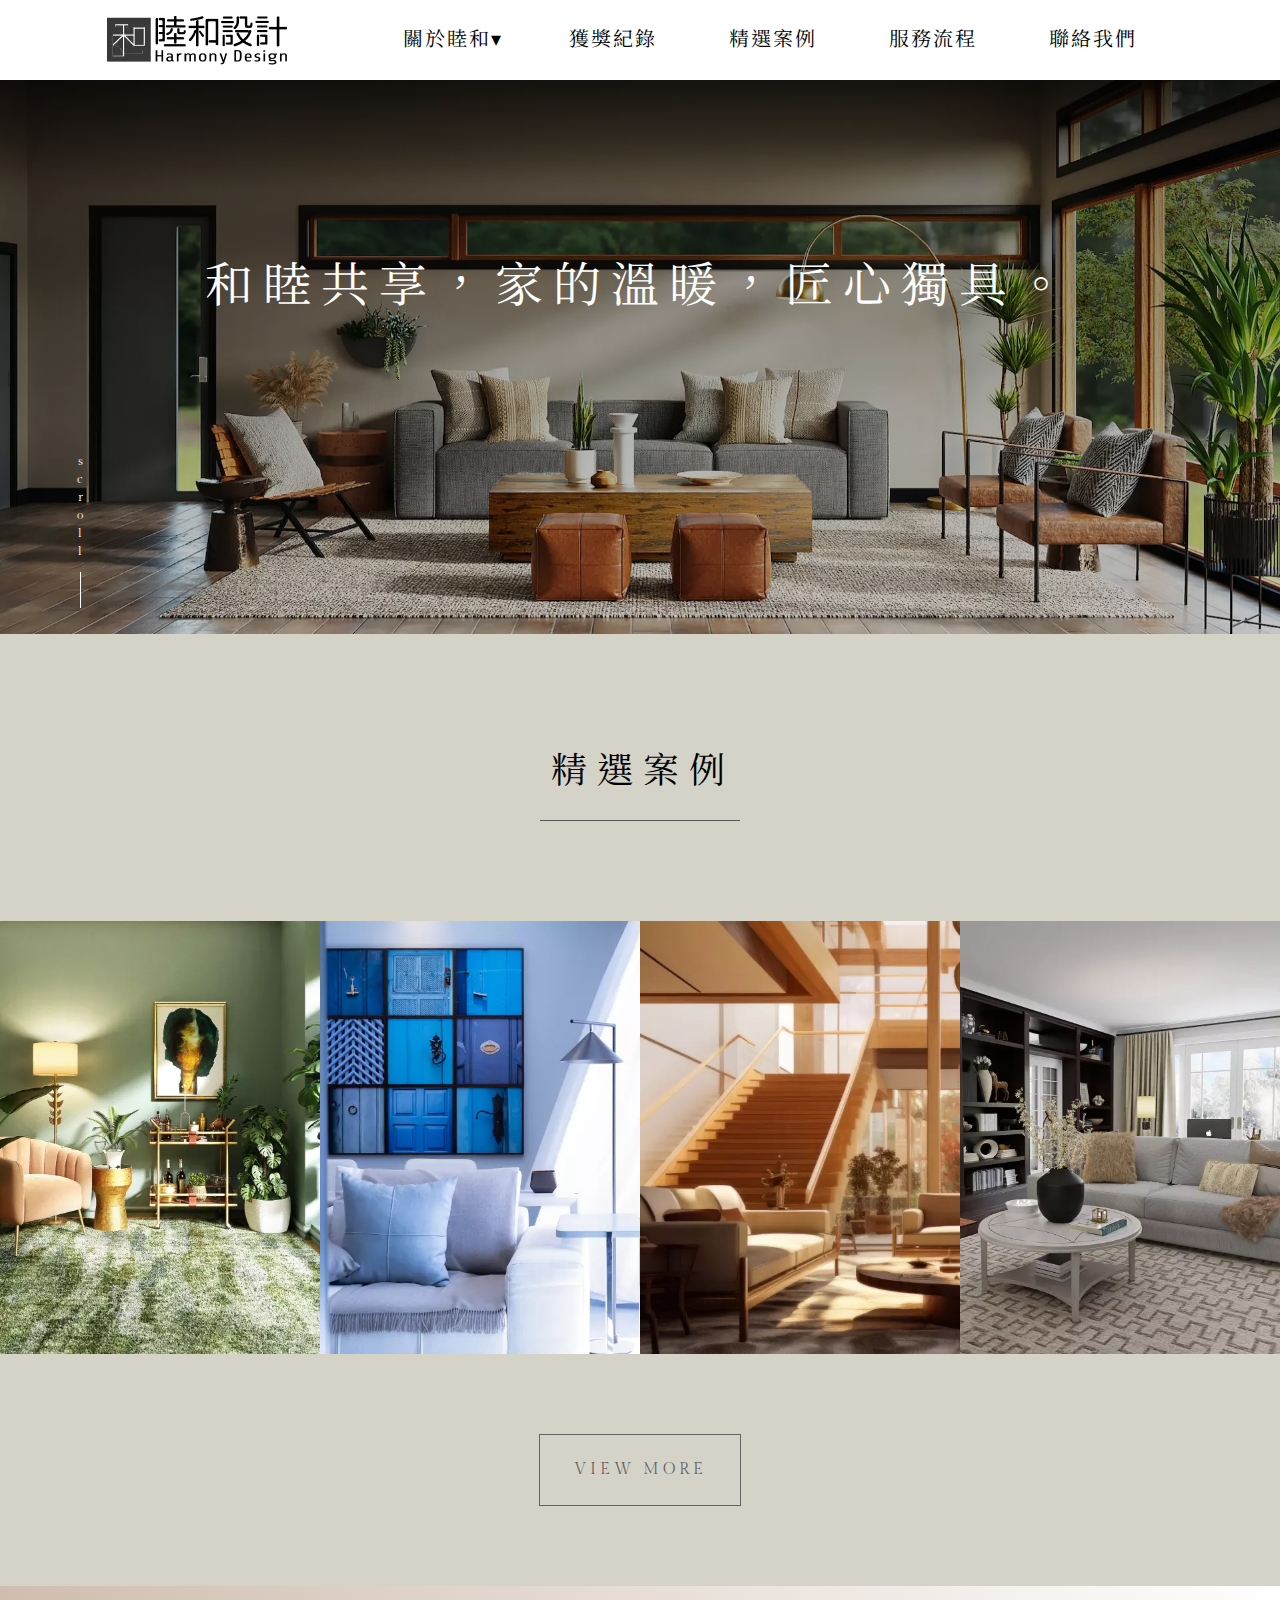
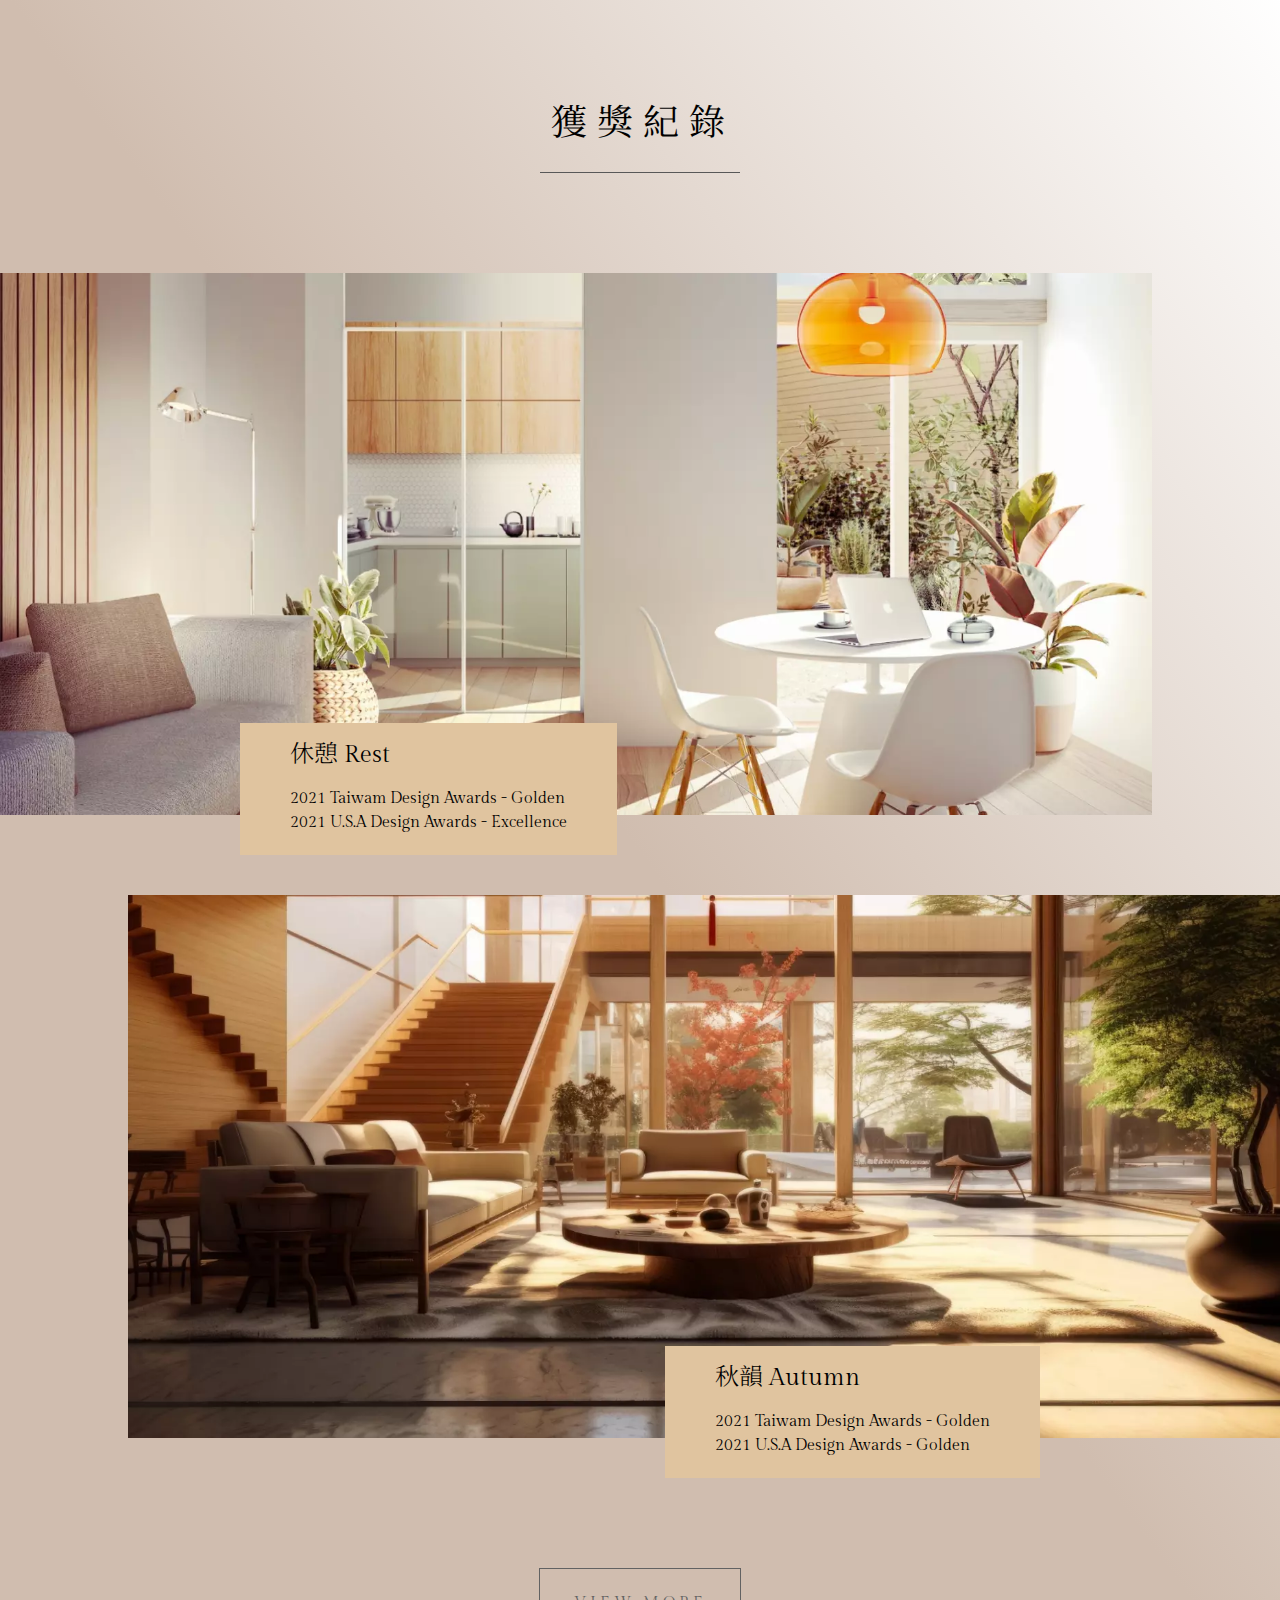
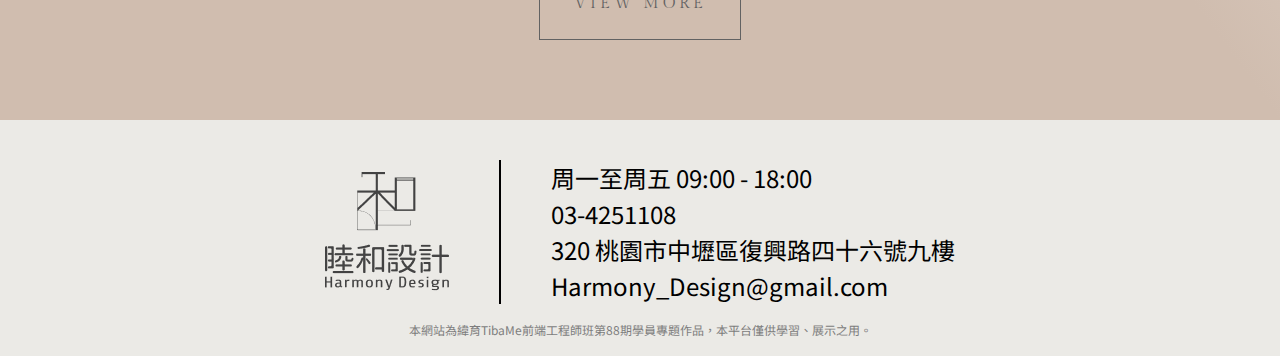
<file: index.html>
<!DOCTYPE html>
<html lang="en">
<head>
    <meta charset="UTF-8">
    <meta name="viewport" content="width=device-width, initial-scale=1.0">
    <title>睦和設計｜首頁｜室內裝修｜軟裝設計</title>
    <link rel="icon" href="img/logo_icon.ico" type="image/x-icon" />
    <link rel="stylesheet" href="CSS/reset.css">
    <link rel="stylesheet" href="CSS/grid.css">
    <link rel="stylesheet" href="CSS/index-style.css">
    <link rel="preconnect" href="https://fonts.googleapis.com">
    <link rel="preconnect" href="https://fonts.gstatic.com" crossorigin>
    <link href="https://fonts.googleapis.com/css2?family=Abhaya+Libre:wght@800&family=Gilda+Display&family=Noto+Sans+TC:wght@100;200;300;400;500;600;700&family=Noto+Serif+TC:wght@200;300;400;500;600;700;900&display=swap" rel="stylesheet">
</head>
<body>
    <header>
        <nav>
            <div class="navbar_transparent">
                <div class="navbar-logo">
                    <a href="index.html">
                        <img class="navbar-logo-white" src="img/nav_Logo_white.webp" alt="">
                        <img class="navbar-logo-black" src="img/nav_Logo_black.webp" alt="">
                    </a>
                </div> 
                <div class="nav_hamburger" id="nav_hamburger">
                    <span></span>
                    <span></span>
                    <span></span>
                </div>
                <ul class="navbar-menu">
                    <li id="navbar-toggler"><a href="javascript:void(0);" id="listAbout">關於睦和</a>
                        <ul id="navbar-submenu">
                            <li><a href="about_Harmony.html">睦和源起</a></li>
                            <li><a href="about_TheTeam.html">設計團隊</a></li>
                        </ul>
                    </li>
                    <li><a href="awards.html" id="listAwards">獲獎紀錄</a></li>
                    <li><a href="portfolio.html" id="listProtfolio">精選案例</a></li>
                    <li><a href="workflow.html" id="listWorkflow">服務流程</a></li>
                    <li><a href="contact.html" id="listContact">聯絡我們</a></li>
                </ul>
            </div>
            <!--漢堡肉-->
            <div class="h-background" id="h-background">
                <ul class="h-navbar-menu" id="h-navbar-menu">
                    <li id="h-navbar-toggler"><a href="javascript:void(0);" id="listAbout">關於睦和</a>
                        <ul id="h-navbar-submenu">
                            <li><a href="about_Harmony.html">睦和源起</a></li>
                            <li><a href="about_TheTeam.html">設計團隊</a></li>
                        </ul>
                    </li>
                    <li><a href="awards.html" id="listAwards">獲獎紀錄</a></li>
                    <li><a href="portfolio.html" id="listProtfolio">精選案例</a></li>
                    <li><a href="workflow.html" id="listWorkflow">服務流程</a></li>
                    <li><a href="contact.html" id="listContact">聯絡我們</a></li>
                </ul>
            </div>
            <!--漢堡肉-->
        </nav>
        <div class="banner">
            <h1 class="slogan ">和睦共享，家的溫暖，匠心獨具。</h1>
            <img src="img/index_banner.webp" alt="" class="banner_img_big">
            <img src="img/index_banner_small.webp" alt="" class="banner_img_small">
    </header>
    <content>
        <section class="content-protfolio">
            <h2>精選案例</h2>
            <div class="divider"></div>
            <div class="content-protfolio-cardList">
                <div class="card">
                    <img src="img/index_prot_Spring.webp">
                    <div class="img-cover">
                        <h3 class="card_title" id="spring">沐春 Spring</h3>
                        <p>融合了沐浴與春天的元素，營造出一個清新、舒適的空間</p>
                    </div>                    
                </div>
                <div class="card">
                    <img src="img/index_prot_Summer.webp">
                    <div class="img-cover">
                        <h3 class="card_title">涼夏 Summer</h3>
                        <p>融合清新色調和並引入自然陽光，打造一個宜人的居住環境</p>
                    </div>
                </div>
                <div class="card">
                    <img src="img/index_prot_Autumn.webp">
                    <div class="img-cover">
                        <h3 class="card_title">秋韻 Autumn</h3>
                        <p>以不同層次的棕色調為主，營造出濃厚的秋天氛圍</p>
                    </div>
                </div>
                <div class="card">
                    <img src="img/index_prot_Winter.webp">
                    <div class="img-cover">
                        <h3 class="card_title">暖冬 Winter</h3>
                        <p>以柔和的色調和溫暖的照明打造一個溫馨的居住空間</p>
                    </div>
                </div>
            </div>
            <div class="view-more">
                <a href="portfolio.html" class="view-more-btn hover-slide-right">
                        <span>View More</span>
                </a>
            </div>
        </section>
        <section class="content-awards">
            <h2>獲獎紀錄</h2>
            <div class="divider"></div>
            <div class="content-awards-firstSec">
                <img src="img/index_awards_Rest.webp">
                <div class="awards-card awards-card-first">
                    <div class="img-cut">
                        <h3 class="awards-title awards-title-first">休憩 Rest</h3>
                    </div>                    
                    <ul class="awards-list awards-list-first">
                        <li class="awards-name">2021 Taiwam Design Awards - Golden</li>
                        <li class="awards-name">2021 U.S.A Design Awards - Excellence</li>
                    </ul>
                </div>
            </div>
            <div class="content-awards-lastSec">
                <img src="img/index_awards_Autumn.webp">
                <div class="awards-card awards-card-sec">
                    <div class="img-cut">
                        <h3 class="awards-title">秋韻 Autumn</h3>
                    </div>
                    <ul class="awards-list">
                        <li class="awards-name">2021 Taiwam Design Awards - Golden</li>
                        <li class="awards-name">2021 U.S.A Design Awards - Golden</li>
                    </ul>
                </div>
            </div>
            <div class="view-more">
                <a href="awards.html" class="view-more-btn hover-slide-right"><span>View More</span>
                </a>
            </div>
        </section>
    </content>

    <footer>
        <div class="footer-content">
            <div class="footer_logo"><img src="img/footer_logo.webp" alt=""></div>
            <div class="footer_seperate_left"></div>
            <div class="footer_seperate_right"></div>
            <div class="footer_contact">
                <p>周一至周五 09:00 - 18:00</p>
                <p>03-4251108</p>
                <p>320 桃園市中壢區復興路四十六號九樓</p>
                <p>Harmony_Design@gmail.com</p>
            </div>
        </div>
        <p class="footer_copyright">本網站為緯育TibaMe前端工程師班第88期學員專題作品，本平台僅供學習、展示之用。</p>
    </footer>
    <script>
        // show / hide 漢堡選單
        let hBG = document.getElementById("nav_hamburger");
        let hBackground = document.getElementById("h-background");
        let hNavbarMenu = document.getElementById("h-navbar-menu");
        let spans = hBG.getElementsByTagName("span")
        hBG.onclick = function(){
            if(hBackground.style.display === "none"){
                hBackground.style.display = "block";
                spans[0].style.display = "none"
                spans[2].style.display = "none"
            }else{
                hBackground.style.display = "none";
                spans[0].style.display = "block"
                spans[2].style.display = "block"
            }
        }
        // show / hide 漢堡子選單
        let hNavbarToggler = document.getElementById("h-navbar-toggler");
        hNavbarToggler.onclick = function(){
            let hNavbarSubmenu = document.getElementById("h-navbar-submenu");
            if(hNavbarSubmenu.style.display === "none"){
                hNavbarSubmenu.style.display = "block";
                hNavbarToggler.style.padding = "20px 0 0"
            }else{
                hNavbarSubmenu.style.display = "none";
                hNavbarToggler.style.padding = "20px 0"
            }
        }
        // 電腦版NAV
        let navbarToggler = document.getElementById("navbar-toggler");
        var listAbout = document.getElementById("listAbout");
        navbarToggler.addEventListener("mouseenter",function(){
            listAbout.innerText = "ABOUT";
            document.getElementById("navbar-submenu").style = "display: block"
        }, false)
        navbarToggler.addEventListener("mouseleave",function(){
            listAbout.innerText = "關於睦和";
            document.getElementById("navbar-submenu").style = "display: none"
        }, false)


        var awards = document.getElementById("listAwards");
        awards.addEventListener("mouseenter",function(){
            awards.innerText = "AWARDS"
        }, false)
        awards.addEventListener("mouseleave",function(){
            awards.innerText = "獲獎紀錄"
        }, false)        
        
        var protfolio = document.getElementById("listProtfolio");
        protfolio.addEventListener("mouseenter",function(){
            protfolio.innerText = "PROTFOLIO"
        }, false)
        protfolio.addEventListener("mouseleave",function(){
            protfolio.innerText = "精選案例"
        }, false)        
        
        var workflow = document.getElementById("listWorkflow");
        workflow.addEventListener("mouseenter",function(){
            workflow.innerText = "WORKFLOW"
        }, false)
        workflow.addEventListener("mouseleave",function(){
            workflow.innerText = "服務流程"
        }, false)

        var contact = document.getElementById("listContact");
        contact.addEventListener("mouseenter",function(){
            contact.innerText = "CONTACT"
        }, false)
        contact.addEventListener("mouseleave",function(){
            contact.innerText = "聯絡我們"
        }, false)
        // scroll
        window.addEventListener("scroll", function () {
            let nav = document.querySelector("nav");
            let windowPosition = window.scrollY > 200;
            nav.classList.toggle('scrolling-active', windowPosition);  
        })
        let slogan = document.querySelector(".slogan");
        window.addEventListener("scroll", function (){
            let slogan = document.querySelector(".slogan");
            let windowPosition = window.scrollY > 100;
            slogan.classList.toggle('fadein', windowPosition);
        })
    </script>
    
</body>
</html>
</file>
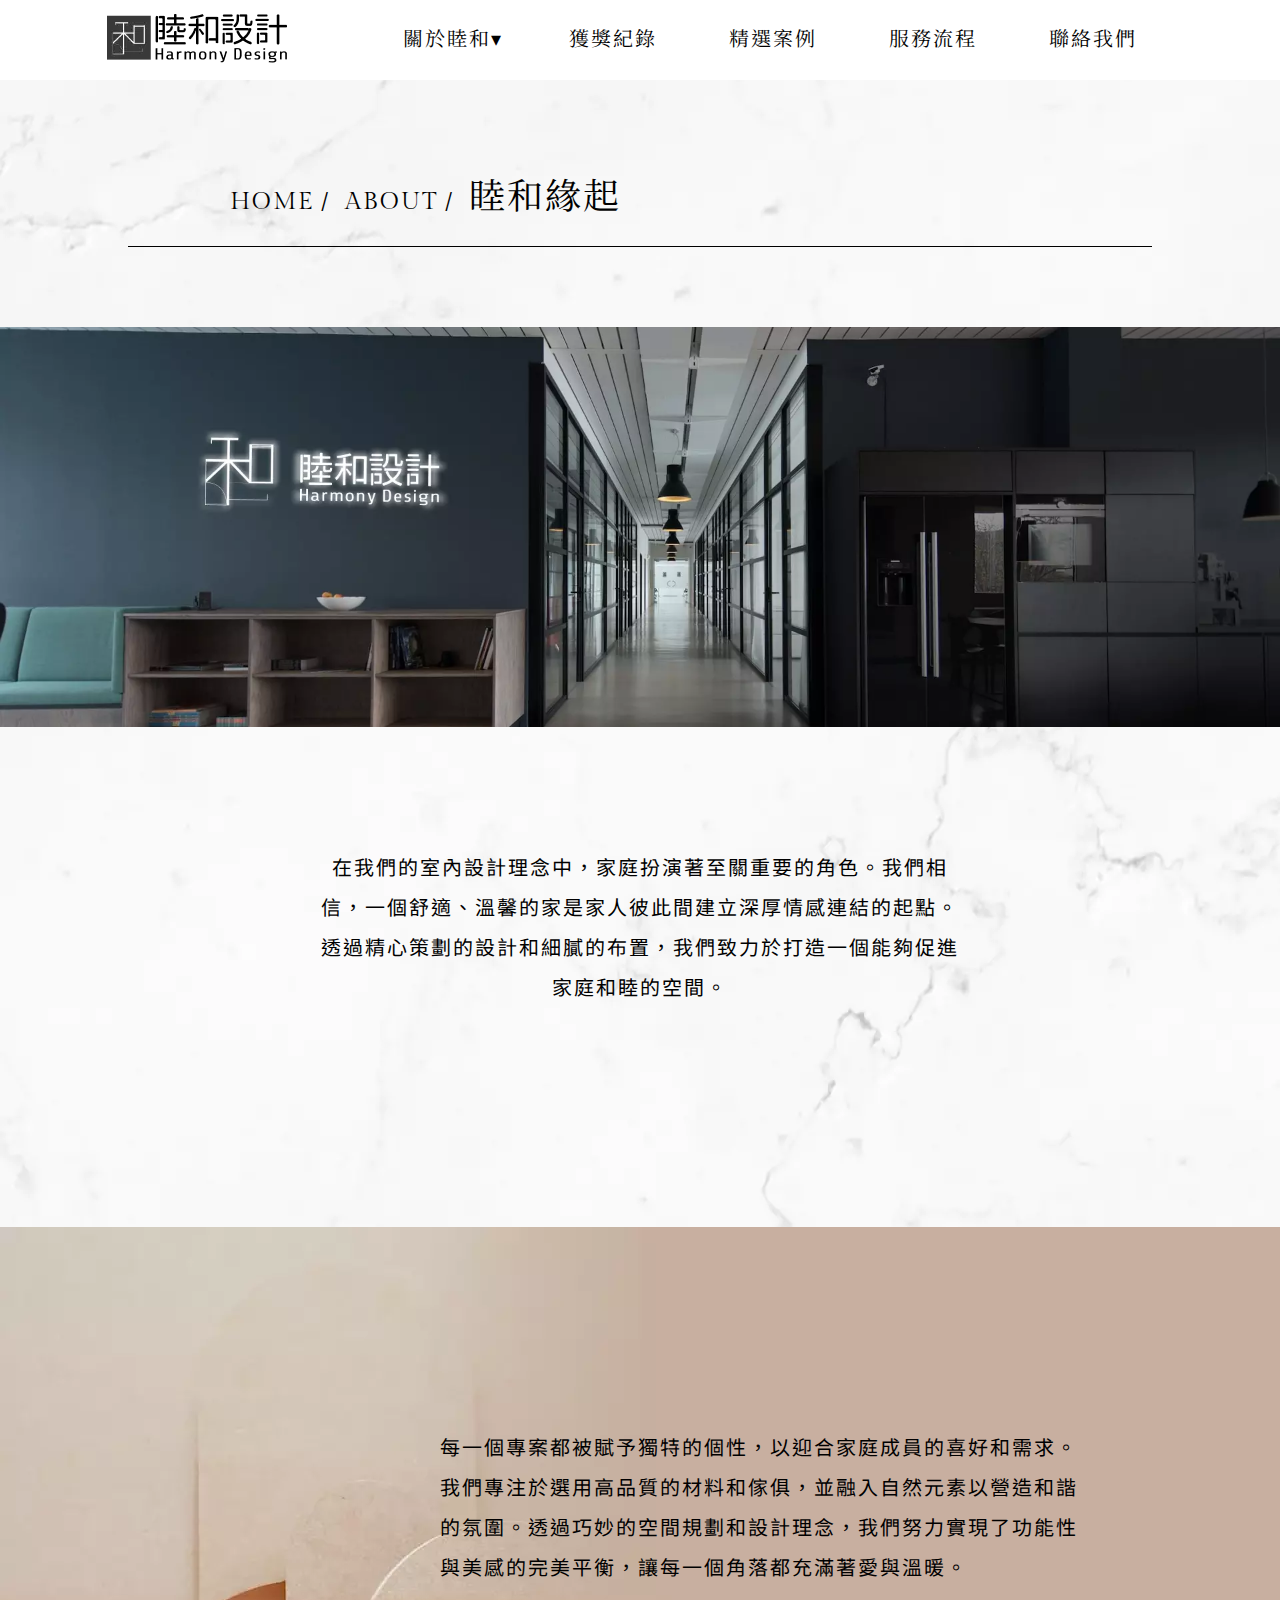
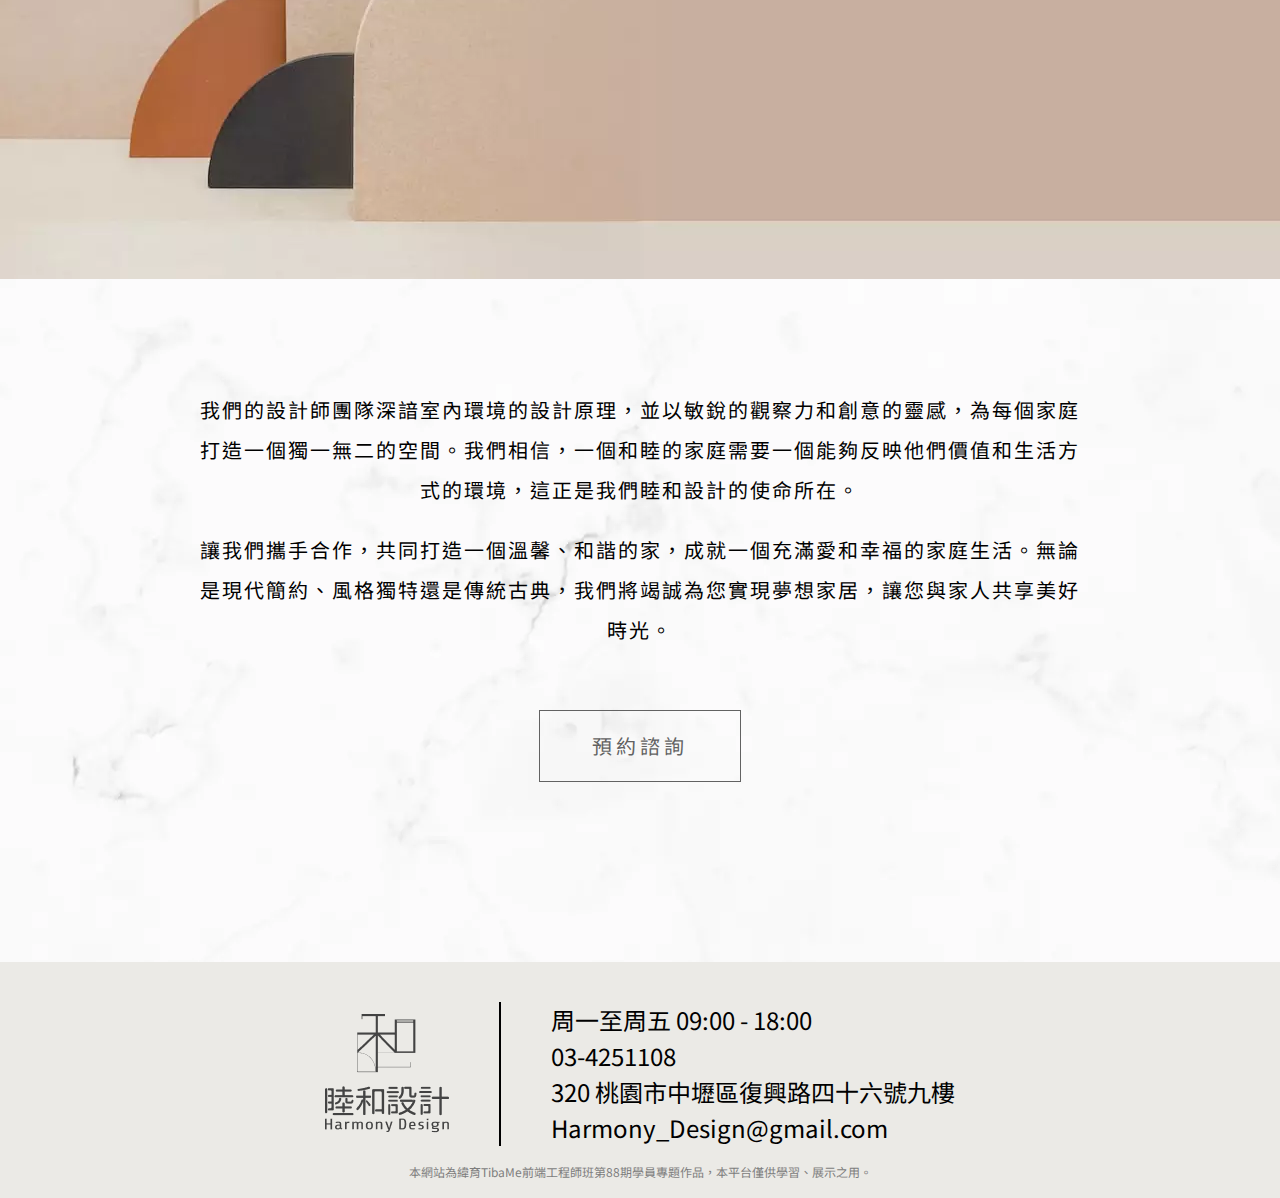
<file: about_Harmony.html>
<!DOCTYPE html>
<html lang="en">
<head>
    <meta charset="UTF-8">
    <meta name="viewport" content="width=device-width, initial-scale=1.0">
    <title>睦和設計｜睦和緣起｜室內裝修｜軟裝設計</title>
    <link rel="icon" href="img/logo_icon.ico" type="image/x-icon" />
    <link rel="stylesheet" href="CSS/reset.css">
    <link rel="stylesheet" href="CSS/grid.css">
    <link rel="stylesheet" href="CSS/element.css">
    <link rel="stylesheet" href="CSS/about_Harmony.css">
    <link rel="preconnect" href="https://fonts.googleapis.com">
    <link rel="preconnect" href="https://fonts.gstatic.com" crossorigin>
    <link href="https://fonts.googleapis.com/css2?family=Abhaya+Libre:wght@800&family=Gilda+Display&family=Noto+Sans+TC:wght@100;200;300;400;500;600;700&family=Noto+Serif+TC:wght@200;300;400;500;600;700;900&display=swap" rel="stylesheet">
    <script src="JS/shared.js"></script>
</head>
<body>
    <header>
        <nav>
            <div class="navbar_transparent">
                <div class="navbar-logo">
                    <a href="index.html">
                        <img class="navbar-logo-black" src="img/nav_Logo_black.webp" alt="">
                    </a>
                </div> 
                <div class="nav_hamburger" id="nav_hamburger">
                    <span></span>
                    <span></span>
                    <span></span>
                </div>
                <ul class="navbar-menu">
                    <li id="navbar-toggler"><a href="javascript:void(0);" id="listAbout">關於睦和</a>
                        <ul id="navbar-submenu">
                            <li><a href="about_Harmony.html">睦和源起</a></li>
                            <li><a href="about_TheTeam.html">設計團隊</a></li>
                        </ul>
                    </li>
                    <li><a href="awards.html" id="listAwards">獲獎紀錄</a></li>
                    <li><a href="portfolio.html" id="listProtfolio">精選案例</a></li>
                    <li><a href="workflow.html" id="listWorkflow">服務流程</a></li>
                    <li><a href="contact.html" id="listContact">聯絡我們</a></li>
                </ul>
            </div>
            <!--漢堡肉-->
            <div class="h-background" id="h-background">
                <ul class="h-navbar-menu" id="h-navbar-menu">
                    <li id="h-navbar-toggler"><a href="javascript:void(0);" id="listAbout">關於睦和</a>
                        <ul id="h-navbar-submenu">
                            <li><a href="about_Harmony.html">睦和源起</a></li>
                            <li><a href="about_TheTeam.html">設計團隊</a></li>
                        </ul>
                    </li>
                    <li><a href="awards.html" id="listAwards">獲獎紀錄</a></li>
                    <li><a href="portfolio.html" id="listProtfolio">精選案例</a></li>
                    <li><a href="workflow.html" id="listWorkflow">服務流程</a></li>
                    <li><a href="contact.html" id="listContact">聯絡我們</a></li>
                </ul>
            </div>
            <!--漢堡肉-->
        </nav>
    </header>
    <div class="breadcrumb">
        <ul class="breadcrumb-list">
            <li><a href="index.html">HOME</a></li>
            <li><a href="javascript:void();">ABOUT</a></li>
            <li><a href="javascript:void();">睦和緣起</a></li>
        </ul>
    </div>
    <div class="main">
        <div class="harmony-office">
            <img src="img/about_Harmony_office.webp" alt="睦和設計辦公室">
            <img src="img/about_Harmony_office_small.webp" alt="睦和設計辦公室">
            <p>在我們的室內設計理念中，家庭扮演著至關重要的角色。我們相信，一個舒適、溫馨的家是家人彼此間建立深厚情感連結的起點。透過精心策劃的設計和細膩的布置，我們致力於打造一個能夠促進家庭和睦的空間。
            </p>
        </div>
        <div class="harmony-element">
            <img src="img/about_Harmony_element.webp" alt="文字介紹背景圖">
            <p>每一個專案都被賦予獨特的個性，以迎合家庭成員的喜好和需求。我們專注於選用高品質的材料和傢俱，並融入自然元素以營造和諧的氛圍。透過巧妙的空間規劃和設計理念，我們努力實現了功能性與美感的完美平衡，讓每一個角落都充滿著愛與溫暖。</p>
        </div>
        <div class="harmony-conclusion">
            <p>我們的設計師團隊深諳室內環境的設計原理，並以敏銳的觀察力和創意的靈感，為每個家庭打造一個獨一無二的空間。我們相信，一個和睦的家庭需要一個能夠反映他們價值和生活方式的環境，這正是我們睦和設計的使命所在。</p>
            <p>讓我們攜手合作，共同打造一個溫馨、和諧的家，成就一個充滿愛和幸福的家庭生活。無論是現代簡約、風格獨特還是傳統古典，我們將竭誠為您實現夢想家居，讓您與家人共享美好時光。</p>
        </div>
        <div class="contact-us">
            <a href="contact.html" class="contact-us-btn hover-slide-right"><span>預約諮詢</span></a>
        </div>
    </div>
    <footer>
        <div class="footer-content">
            <div class="footer_logo"><img src="img/footer_logo.webp" alt=""></div>
            <div class="footer_seperate_left"></div>
            <div class="footer_seperate_right"></div>
            <div class="footer_contact">
                <p>周一至周五 09:00 - 18:00</p>
                <p>03-4251108</p>
                <p>320 桃園市中壢區復興路四十六號九樓</p>
                <p>Harmony_Design@gmail.com</p>
            </div>
        </div>
        <p class="footer_copyright">本網站為緯育TibaMe前端工程師班第88期學員專題作品，本平台僅供學習、展示之用。</p>
    </footer>
</body>
</html>
</file>
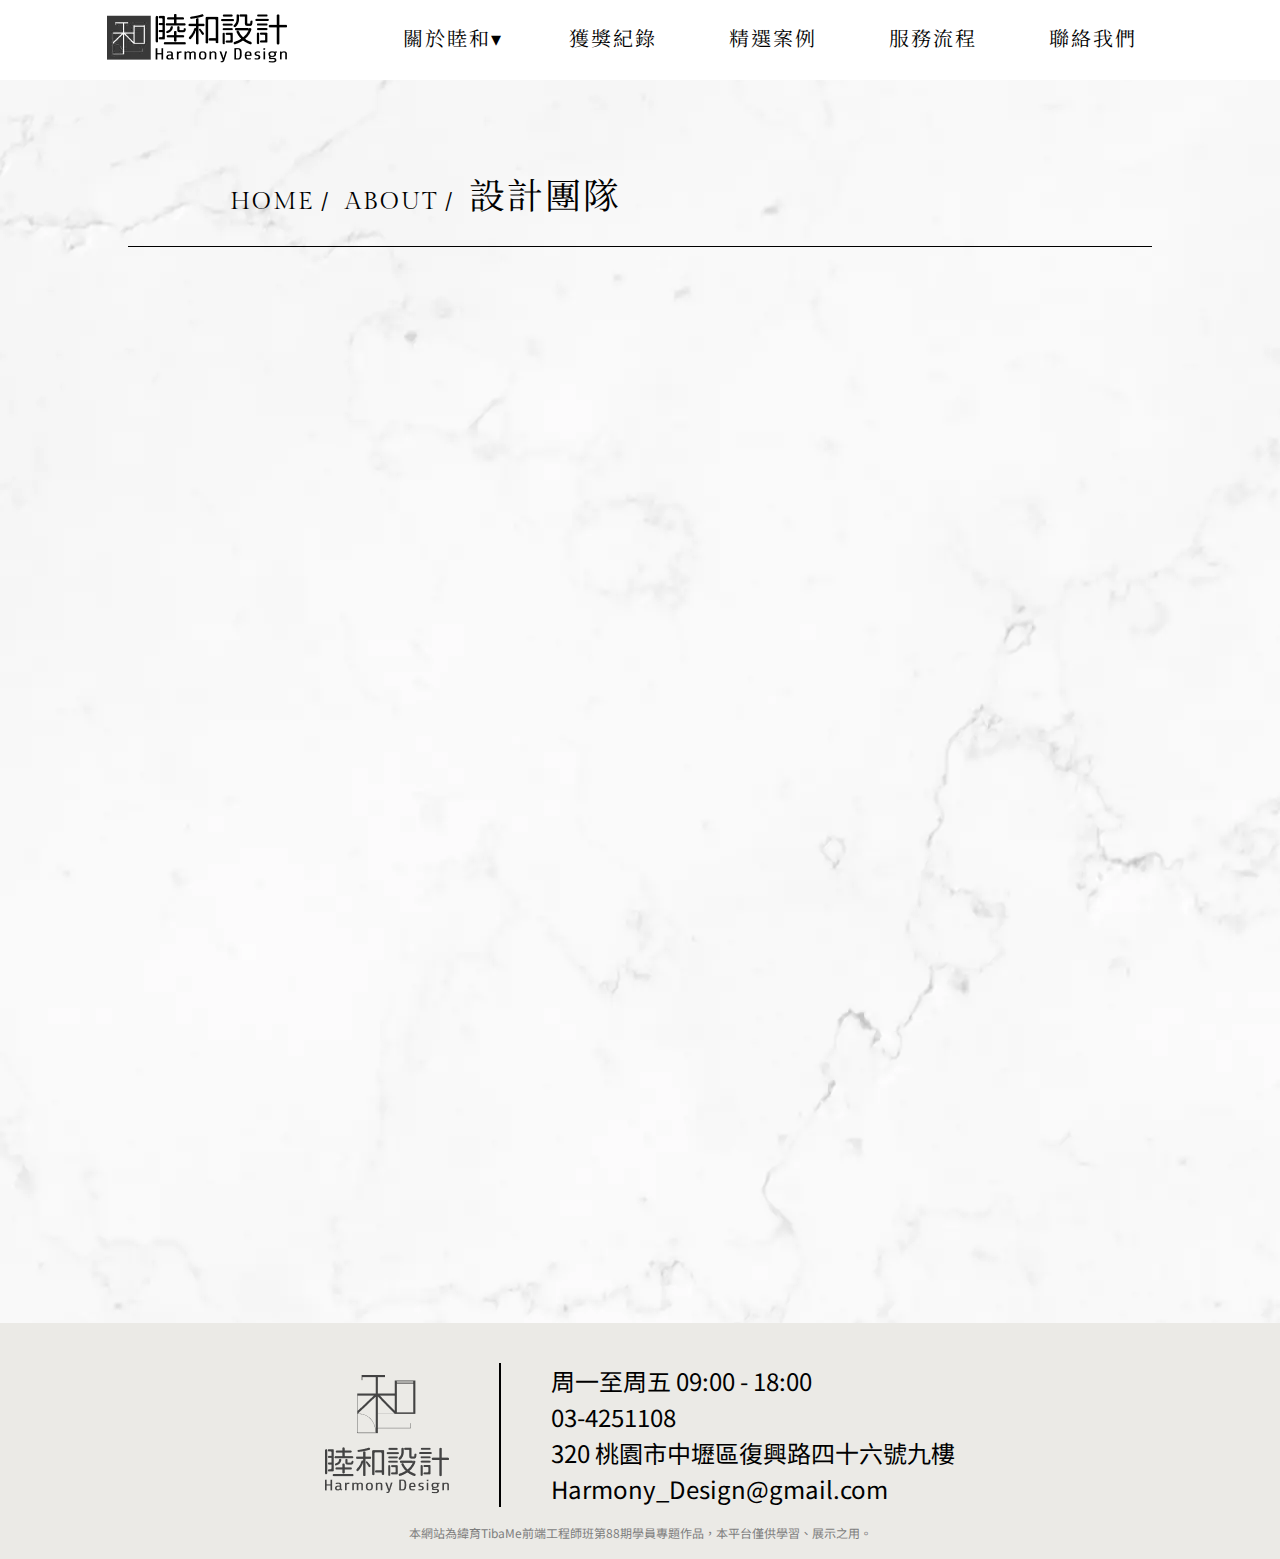
<file: about_TheTeam.html>
<!DOCTYPE html>
<html lang="en">
<head>
    <meta charset="UTF-8">
    <meta name="viewport" content="width=device-width, initial-scale=1.0">
    <title>睦和設計｜設計團隊｜室內裝修｜軟裝設計</title>
    <link rel="icon" href="img/logo_icon.ico" type="image/x-icon" />
    <link rel="stylesheet" href="CSS/reset.css">
    <link rel="stylesheet" href="CSS/grid.css">
    <link rel="stylesheet" href="CSS/element.css">
    <link rel="stylesheet" href="CSS/about_TheTeam.css">    
    <link rel="preconnect" href="https://fonts.googleapis.com">
    <link rel="preconnect" href="https://fonts.gstatic.com" crossorigin>
    <link href="https://fonts.googleapis.com/css2?family=Abhaya+Libre:wght@800&family=Gilda+Display&family=Noto+Sans+TC:wght@100;200;300;400;500;600;700&family=Noto+Serif+TC:wght@200;300;400;500;600;700;900&display=swap" rel="stylesheet">
    <script src="JS/shared.js"></script>
</head>
<body>
    <header>
        <nav>
            <div class="navbar_transparent">
                <div class="navbar-logo">
                    <a href="index.html">
                        <img class="navbar-logo-black" src="img/nav_Logo_black.webp" alt="">
                    </a>
                </div> 
                <div class="nav_hamburger" id="nav_hamburger">
                    <span></span>
                    <span></span>
                    <span></span>
                </div>
                <ul class="navbar-menu">
                    <li id="navbar-toggler"><a href="javascript:void(0);" id="listAbout">關於睦和</a>
                        <ul id="navbar-submenu">
                            <li><a href="about_Harmony.html">睦和源起</a></li>
                            <li><a href="about_TheTeam.html">設計團隊</a></li>
                        </ul>
                    </li>
                    <li><a href="awards.html" id="listAwards">獲獎紀錄</a></li>
                    <li><a href="portfolio.html" id="listProtfolio">精選案例</a></li>
                    <li><a href="workflow.html" id="listWorkflow">服務流程</a></li>
                    <li><a href="contact.html" id="listContact">聯絡我們</a></li>
                </ul>
            </div>
            <!--漢堡肉-->
            <div class="h-background" id="h-background">
                <ul class="h-navbar-menu" id="h-navbar-menu">
                    <li id="h-navbar-toggler"><a href="javascript:void(0);" id="listAbout">關於睦和</a>
                        <ul id="h-navbar-submenu">
                            <li><a href="about_Harmony.html">睦和源起</a></li>
                            <li><a href="about_TheTeam.html">設計團隊</a></li>
                        </ul>
                    </li>
                    <li><a href="awards.html" id="listAwards">獲獎紀錄</a></li>
                    <li><a href="portfolio.html" id="listProtfolio">精選案例</a></li>
                    <li><a href="workflow.html" id="listWorkflow">服務流程</a></li>
                    <li><a href="contact.html" id="listContact">聯絡我們</a></li>
                </ul>
            </div>
            <!--漢堡肉-->
        </nav>
    </header>
    <div class="breadcrumb">
        <ul class="breadcrumb-list">
            <li><a href="index.html">HOME</a></li>
            <li><a href="about_Harmony.html">ABOUT</a></li>
            <li><a href="javascript:void();">設計團隊</a></li>
        </ul>
    </div>
    <div class="container">
        <div class="row row-cols-1 row-cols-md-2">
            <div class="col">
                <div class="intro-card">
                    <div class="member-photo-container"><img src="img/member_YuLee.webp" alt="設計總監-李宇" class="member-photo"></div>
                    <div class="member-info">
                        <p class="member-name">李　宇</p>
                        <p class="member-position">設計總監</p>
                        <p class="member-education">紐約林森設計學院策略設計與管理碩士</p>
                    </div>
                </div>
            </div>            
            <div class="col">
                <div class="intro-card">                    
                    <div class="member-photo-container"><img src="img/member_LingChang.webp" alt="資深設計師-張玲齡" class="member-photo"></div>
                    <div class="member-info">
                        <p class="member-name">張玲齡</p>
                        <p class="member-position">資深設計師</p>
                        <p class="member-education">米蘭工業設計學院室內與生活設計碩士</p>
                    </div>
                </div>
            </div>            
            <div class="col">
                <div class="intro-card">                    
                    <div class="member-photo-container"><img src="img/member_WeiChen.webp" alt="設計師-陳俊偉" class="member-photo"></div>
                    <div class="member-info">
                        <p class="member-name">陳俊偉</p>
                        <p class="member-position">設計師</p>
                        <p class="member-education">中原大學室內設計研究所碩士</p>
                    </div>
                </div>
            </div>            
            <div class="col">
                <div class="intro-card">                    
                    <div class="member-photo-container"><img src="img/member_LuChang.webp" alt="專案設計師-張璐" class="member-photo"></div>
                    <div class="member-info">
                        <p class="member-name">張　璐</p>
                        <p class="member-position">專案設計師</p>
                        <p class="member-education">中原大學室內設計學士</p>
                    </div>
                </div>
            </div>            
            <div class="col">
                <div class="intro-card">                    
                    <div class="member-photo-container"><img src="img/member_JieWang.webp" alt="專案經理-王映潔" class="member-photo"></div>
                    <div class="member-info">
                        <p class="member-name">王映潔</p>
                        <p class="member-position">專案經理</p>
                        <p class="member-education">大同大學工業設計系學士</p>
                    </div>
                </div>
            </div>            
            <div class="col">
                <div class="intro-card">                    
                    <div class="member-photo-container"><img src="img/member_LiShu.webp" alt="專案經理-許雅莉" class="member-photo"></div>
                    <div class="member-info">
                        <p class="member-name">許雅莉</p>
                        <p class="member-position">專案經理</p>
                        <p class="member-education">逢甲大學室內與景觀設計學士</p>
                    </div>
                </div>
            </div>            
            <div class="col">
                <div class="intro-card">                    
                    <div class="member-photo-container"><img src="img/member_HongLin.webp" alt="工程主任-林俊宏" class="member-photo"></div>
                    <div class="member-info">
                        <p class="member-name">林俊宏</p>
                        <p class="member-position">工程主任</p>
                        <p class="member-education">雲林科技大學營建工程系學士</p>
                    </div>
                </div>
            </div>            
        </div>
    </div>
    <footer>
        <div class="footer-content">
            <div class="footer_logo"><img src="img/footer_logo.webp" alt=""></div>
            <div class="footer_seperate_left"></div>
            <div class="footer_seperate_right"></div>
            <div class="footer_contact">
                <p>周一至周五 09:00 - 18:00</p>
                <p>03-4251108</p>
                <p>320 桃園市中壢區復興路四十六號九樓</p>
                <p>Harmony_Design@gmail.com</p>
            </div>
        </div>
        <p class="footer_copyright">本網站為緯育TibaMe前端工程師班第88期學員專題作品，本平台僅供學習、展示之用。</p>
    </footer>
</body>
</html>
</file>
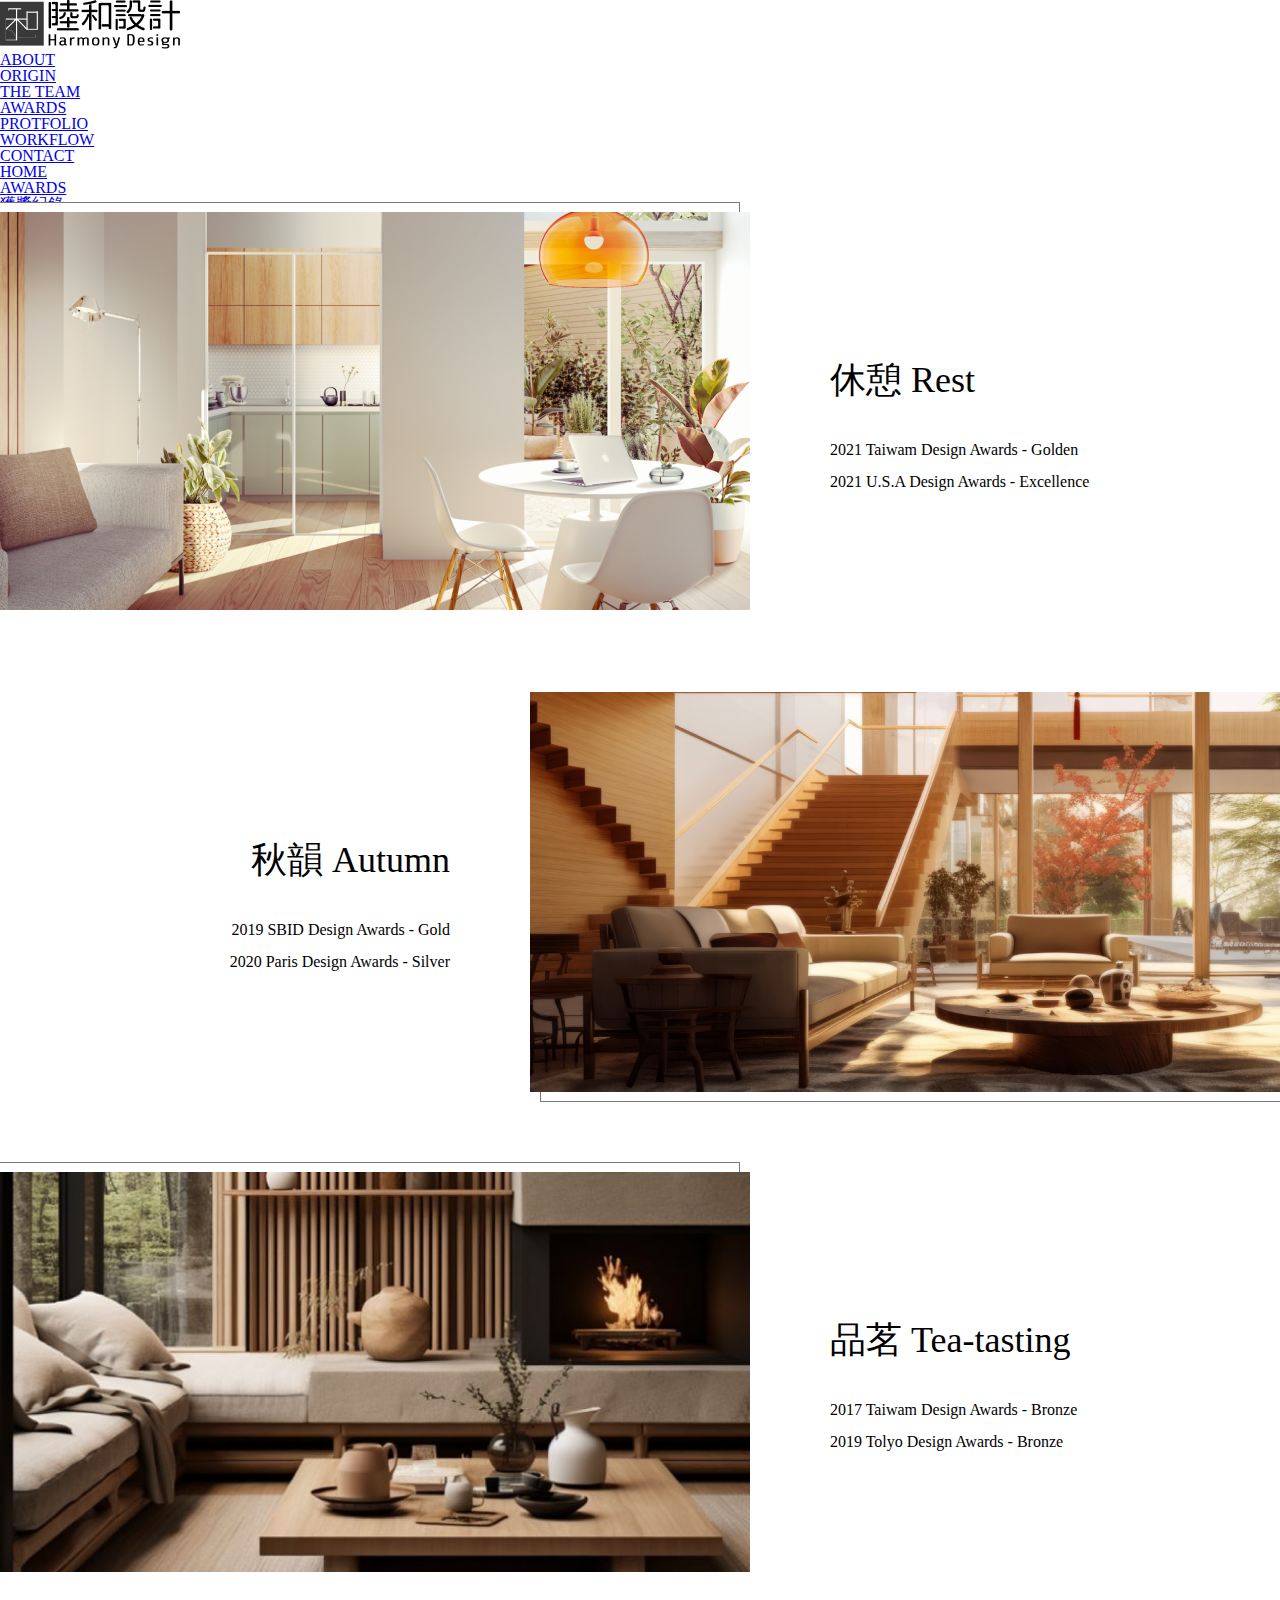
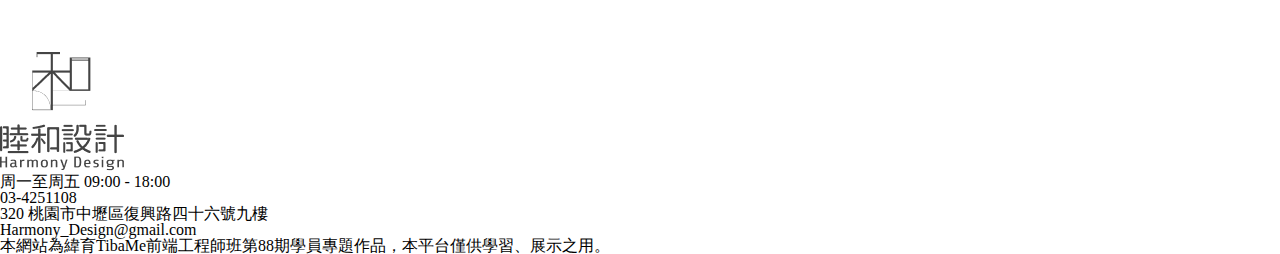
<file: awards.html>
<!DOCTYPE html>
<html lang="en">
<head>
    <meta charset="UTF-8">
    <meta name="viewport" content="width=device-width, initial-scale=1.0">
    <title>睦和設計｜獲獎紀錄｜室內裝修｜軟裝設計</title>
    <link rel="icon" href="img/logo_icon.ico" type="image/x-icon" / >
    <link rel="stylesheet" href="CSS/reset.css">
    <link rel="stylesheet" href="CSS/awards.css">    
    <link rel="preconnect" href="https://fonts.googleapis.com">
    <link rel="preconnect" href="https://fonts.gstatic.com" crossorigin>
    <link href="https://fonts.googleapis.com/css2?family=Abhaya+Libre:wght@800&family=Gilda+Display&family=Noto+Sans+TC:wght@100;200;300;400;500;600;700&family=Noto+Serif+TC:wght@200;300;400;500;600;700;900&display=swap" rel="stylesheet">
</head>
<body>
    <header>
        <nav>
            <div class="navbar_white">
                <div class="navbar-logo">
                    <a href="index.html"><img class="navbar-logo-black" src="img/nav_Logo_black.png" alt=""></a>
                </div>
                <ul class="navbar-menu">
                    <li class="navbar-toggler"><a href="#" id="listAbout">ABOUT</a>
                        <ul id="navbar-submenu">
                            <li><a href="about_Harmony.html">ORIGIN</a></li>
                            <li><a href="about_TheTeam.html">THE TEAM</a></li>
                        </ul>
                    </li>
                    <li><a href="awards.html" id="listAwards">AWARDS</a></li>
                    <li><a href="portfolio.html" id="listProtfolio">PROTFOLIO</a></li>
                    <li><a href="workflow.html" id="listWorkflow">WORKFLOW</a></li>
                    <li><a href="contact.html" id="listContact">CONTACT</a></li>
                </ul>
            </div>
        </nav>
    </header>
    <div class="breadcrumb">
        <ul class="breadcrumb-list">
            <li><a href="index.html">HOME</a></li>
            <li><a href="javascript:void();">AWARDS</a></li>
            <li><a href="javascript:void();">獲獎紀錄</a></li>
        </ul>
    </div>
    <div class="awardsList-colume">
        <div class="awards-section awards-Rest">            
            <img src="img/awards_rest.png" alt="">           
            <div class="awards-illustration">
                <h3 class="work-title">休憩 Rest</h3>
                <ul class="work-description">
                    <li>2021 Taiwam Design Awards - Golden</li>
                    <li>2021 U.S.A Design Awards - Excellence</li>
                </ul>
            </div>
        </div>
        <div class="awards-section awards-Autumn">            
            <img src="img/awards_autumn.png" alt="">             
            <div class="awards-illustration">
                <h3 class="work-title">秋韻 Autumn</h3>
                <ul class="work-description">
                    <li>2019 SBID Design Awards - Gold</li>
                    <li>2020 Paris Design Awards - Silver</li>
                </ul>
            </div>
        </div>
        <div class="awards-section awards-TeaTesting">            
            <img src="img/awards_teatesting.png" alt="">           
            <div class="awards-illustration">
                <h3 class="work-title">品茗 Tea-tasting</h3>
                <ul class="work-description">
                    <li>2017 Taiwam Design Awards - Bronze</li>
                    <li>2019 Tolyo Design Awards - Bronze</li>
                </ul>
            </div>
        </div>
    </div>
    <footer>
        <div class="footer-content">
            <div class="footer_logo"><img src="img/footer_logo.png" alt=""></div>
            <div class="footer_seperate_left"></div>
            <div class="footer_seperate_right"></div>
            <div class="footer_contact">
                <p>周一至周五 09:00 - 18:00</p>
                <p>03-4251108</p>
                <p>320 桃園市中壢區復興路四十六號九樓</p>
                <p>Harmony_Design@gmail.com</p>
            </div>
        </div>
        <p class="footer_copyright">本網站為緯育TibaMe前端工程師班第88期學員專題作品，本平台僅供學習、展示之用。</p>
    </footer>
</body>
</html>
</file>
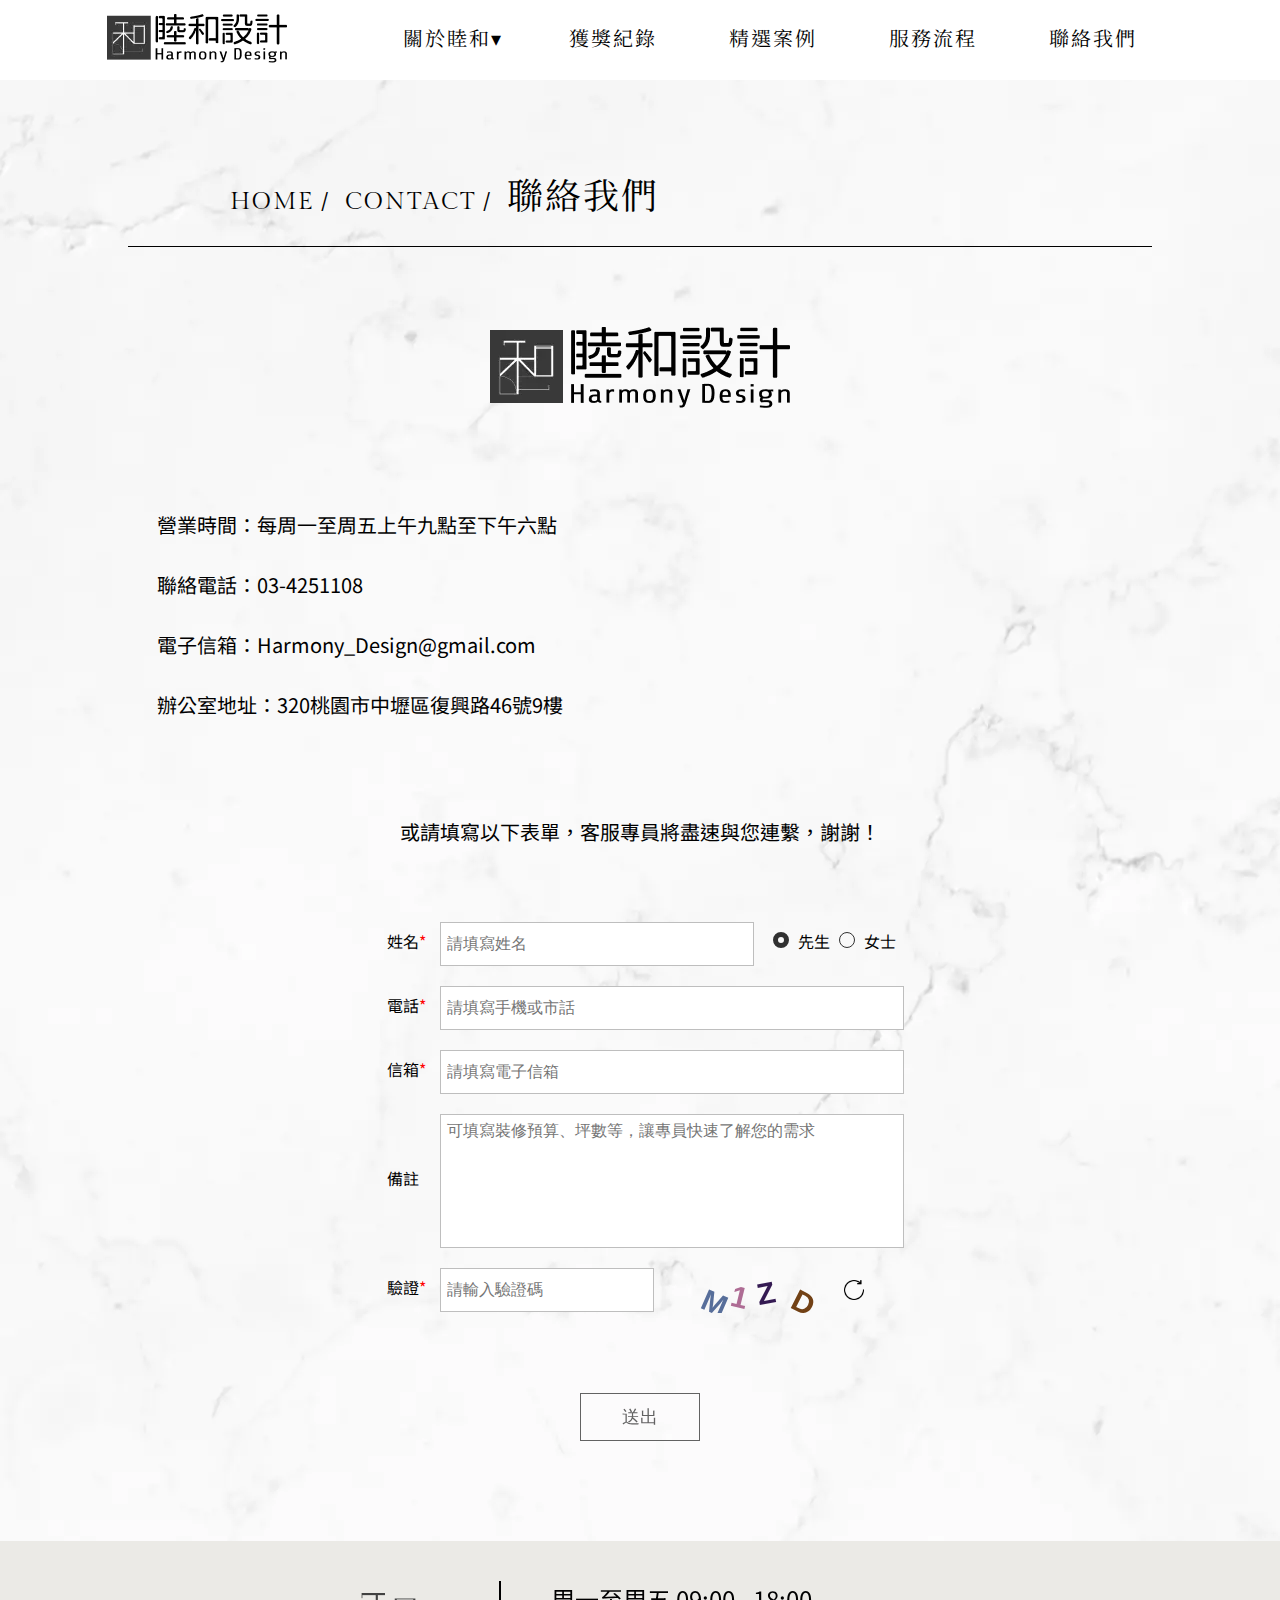
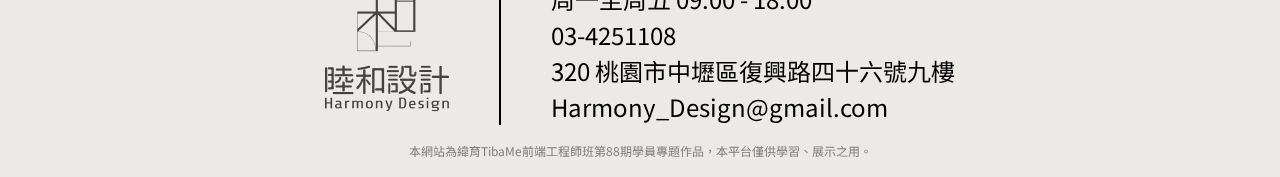
<file: contact.html>
<!DOCTYPE html>
<html lang="en">
<head>
    <meta charset="UTF-8">
    <meta name="viewport" content="width=device-width, initial-scale=1.0">
    <title>睦和設計｜聯絡我們</title>
    <link rel="icon" href="img/logo_icon.ico" type="image/x-icon" />
    <link rel="stylesheet" href="CSS/reset.css">
    <link rel="stylesheet" href="CSS/grid.css">
    <link rel="stylesheet" href="CSS/element.css">
    <link rel="stylesheet" href="CSS/contact.css">
    <link rel="preconnect" href="https://fonts.googleapis.com">
    <link rel="preconnect" href="https://fonts.gstatic.com" crossorigin>
    <link href="https://fonts.googleapis.com/css2?family=Abhaya+Libre:wght@800&family=Gilda+Display&family=Noto+Sans+TC:wght@100;200;300;400;500;600;700&family=Noto+Serif+TC:wght@200;300;400;500;600;700;900&display=swap" rel="stylesheet">
    <script src="JS/contact.js"></script>
</head>
</head>
<body>
    <header>
        <nav>
            <div class="navbar_transparent">
                <div class="navbar-logo">
                    <a href="index.html">
                        <img class="navbar-logo-black" src="img/nav_Logo_black.webp" alt="">
                    </a>
                </div> 
                <div class="nav_hamburger" id="nav_hamburger">
                    <span></span>
                    <span></span>
                    <span></span>
                </div>
                <ul class="navbar-menu">
                    <li id="navbar-toggler"><a href="javascript:void(0);" id="listAbout">關於睦和</a>
                        <ul id="navbar-submenu">
                            <li><a href="about_Harmony.html">睦和源起</a></li>
                            <li><a href="about_TheTeam.html">設計團隊</a></li>
                        </ul>
                    </li>
                    <li><a href="awards.html" id="listAwards">獲獎紀錄</a></li>
                    <li><a href="portfolio.html" id="listProtfolio">精選案例</a></li>
                    <li><a href="workflow.html" id="listWorkflow">服務流程</a></li>
                    <li><a href="contact.html" id="listContact">聯絡我們</a></li>
                </ul>
            </div>
            <!--漢堡肉-->
            <div class="h-background" id="h-background">
                <ul class="h-navbar-menu" id="h-navbar-menu">
                    <li id="h-navbar-toggler"><a href="javascript:void(0);" id="listAbout">關於睦和</a>
                        <ul id="h-navbar-submenu">
                            <li><a href="about_Harmony.html">睦和源起</a></li>
                            <li><a href="about_TheTeam.html">設計團隊</a></li>
                        </ul>
                    </li>
                    <li><a href="awards.html" id="listAwards">獲獎紀錄</a></li>
                    <li><a href="portfolio.html" id="listProtfolio">精選案例</a></li>
                    <li><a href="workflow.html" id="listWorkflow">服務流程</a></li>
                    <li><a href="contact.html" id="listContact">聯絡我們</a></li>
                </ul>
            </div>
            <!--漢堡肉-->
        </nav>
    </header>
    <div class="breadcrumb">
        <ul class="breadcrumb-list">
            <li><a href="index.html">HOME</a></li>
            <li><a href="javascript:void();">CONTACT</a></li>
            <li><a href="javascript:void();">聯絡我們</a></li>
        </ul>
    </div>

    <div class="contact-logo-area">
        <img src="img/contact_logo.webp" alt="logo">
    </div>

    <div class="contact-info">
        <div class="contact-info-text">
                <p>營業時間：每周一至周五上午九點至下午六點</p>
                <p>聯絡電話：03-4251108</p>
                <p>電子信箱：Harmony_Design@gmail.com</p>
                <p>辦公室地址：320桃園市中壢區復興路46號9樓</p>
        </div>
        <div class="office-map">
            <iframe src="https://www.google.com/maps/embed?pb=!1m18!1m12!1m3!1d904.3123129934767!2d121.22480541172155!3d24.957632989057394!2m3!1f0!2f0!3f0!3m2!1i1024!2i768!4f13.1!3m3!1m2!1s0x346823ea50c732a5%3A0x1b5e6ee66e9fec49!2z57ev6IKyVGliYU1l6ZmE6Kit5Lit5aOi6IG36KiT5Lit5b-D!5e0!3m2!1szh-TW!2stw!4v1701158570004!5m2!1szh-TW!2stw" allowfullscreen="" loading="lazy" referrerpolicy="no-referrer-when-downgrade"></iframe>
        </div>
    </div>


    <div class="contact-form">
        <p>或請填寫以下表單，客服專員將盡速與您連繫，謝謝！</p>
        <form action="https://mia-peng.github.io/Harmony_Design/" id="myform">
            <div class="form-content">
                <label for="customer-name">姓名</label>
                <input type="text" id="customer-name" class="form-input-style form-customer-name-style" placeholder="請填寫姓名">

                
                <input type="radio" name="gender" id="customer-male" checked>
                <label for="customer-male">先生</label>
                
                <input type="radio" name="gender" id="customer-female">
                <label for="customer-female">女士</label>
            </div>
            <span id="customer-name-alert"></span>
            <div class="form-content">
                <label for="customer-tel">電話</label>
                <input type="tel" id="customer-tel" class="form-input-style" placeholder="請填寫手機或市話">
            </div>
            <span id="customer-tel-alert"></span>
            <div class="form-content">
                <label for="customer-email">信箱</label>
                <input type="email" id="customer-email" class="form-input-style" placeholder="請填寫電子信箱">
            </div>
            <span id="customer-email-alert"></span>
            <div class="form-content">
                <label for="customer-note">備註</label>
                <textarea type="text" id="customer-note" placeholder="可填寫裝修預算、坪數等，讓專員快速了解您的需求" class="form-input-style form-customer-note-style"></textarea>
            </div>
            <div class="form-content form-content-verify">
                <div class="form-content-verify-input">
                    <label for="customer-verify">驗證</label>
                    <input type="text" id="customer-verify" placeholder="請輸入驗證碼" class="form-input-style form-customer-verify-style">
                </div>
                <div class="form-content-verify-code">
                    <canvas id="verify-code" width="150" height="45"></canvas>
                    <a href="javascript:void();" id="refresh-code"><img src="img/contact_refresh.webp" alt="更新驗證碼"></a>
                </div>
            </div>
            <span id="customer-verify-alert"></span>        
            <div class="form-submit">
                <input type="submit" id="submit-btn" class="submit-btn" value="送出">
            </div>
        </form>
    </div>

    <footer>
        <div class="footer-content">
            <div class="footer_logo"><img src="img/footer_logo.webp" alt=""></div>
            <div class="footer_seperate_left"></div>
            <div class="footer_seperate_right"></div>
            <div class="footer_contact">
                <p>周一至周五 09:00 - 18:00</p>
                <p>03-4251108</p>
                <p>320 桃園市中壢區復興路四十六號九樓</p>
                <p>Harmony_Design@gmail.com</p>
            </div>
        </div>
        <p class="footer_copyright">本網站為緯育TibaMe前端工程師班第88期學員專題作品，本平台僅供學習、展示之用。</p>
    </footer>
</body>
</html>
</file>
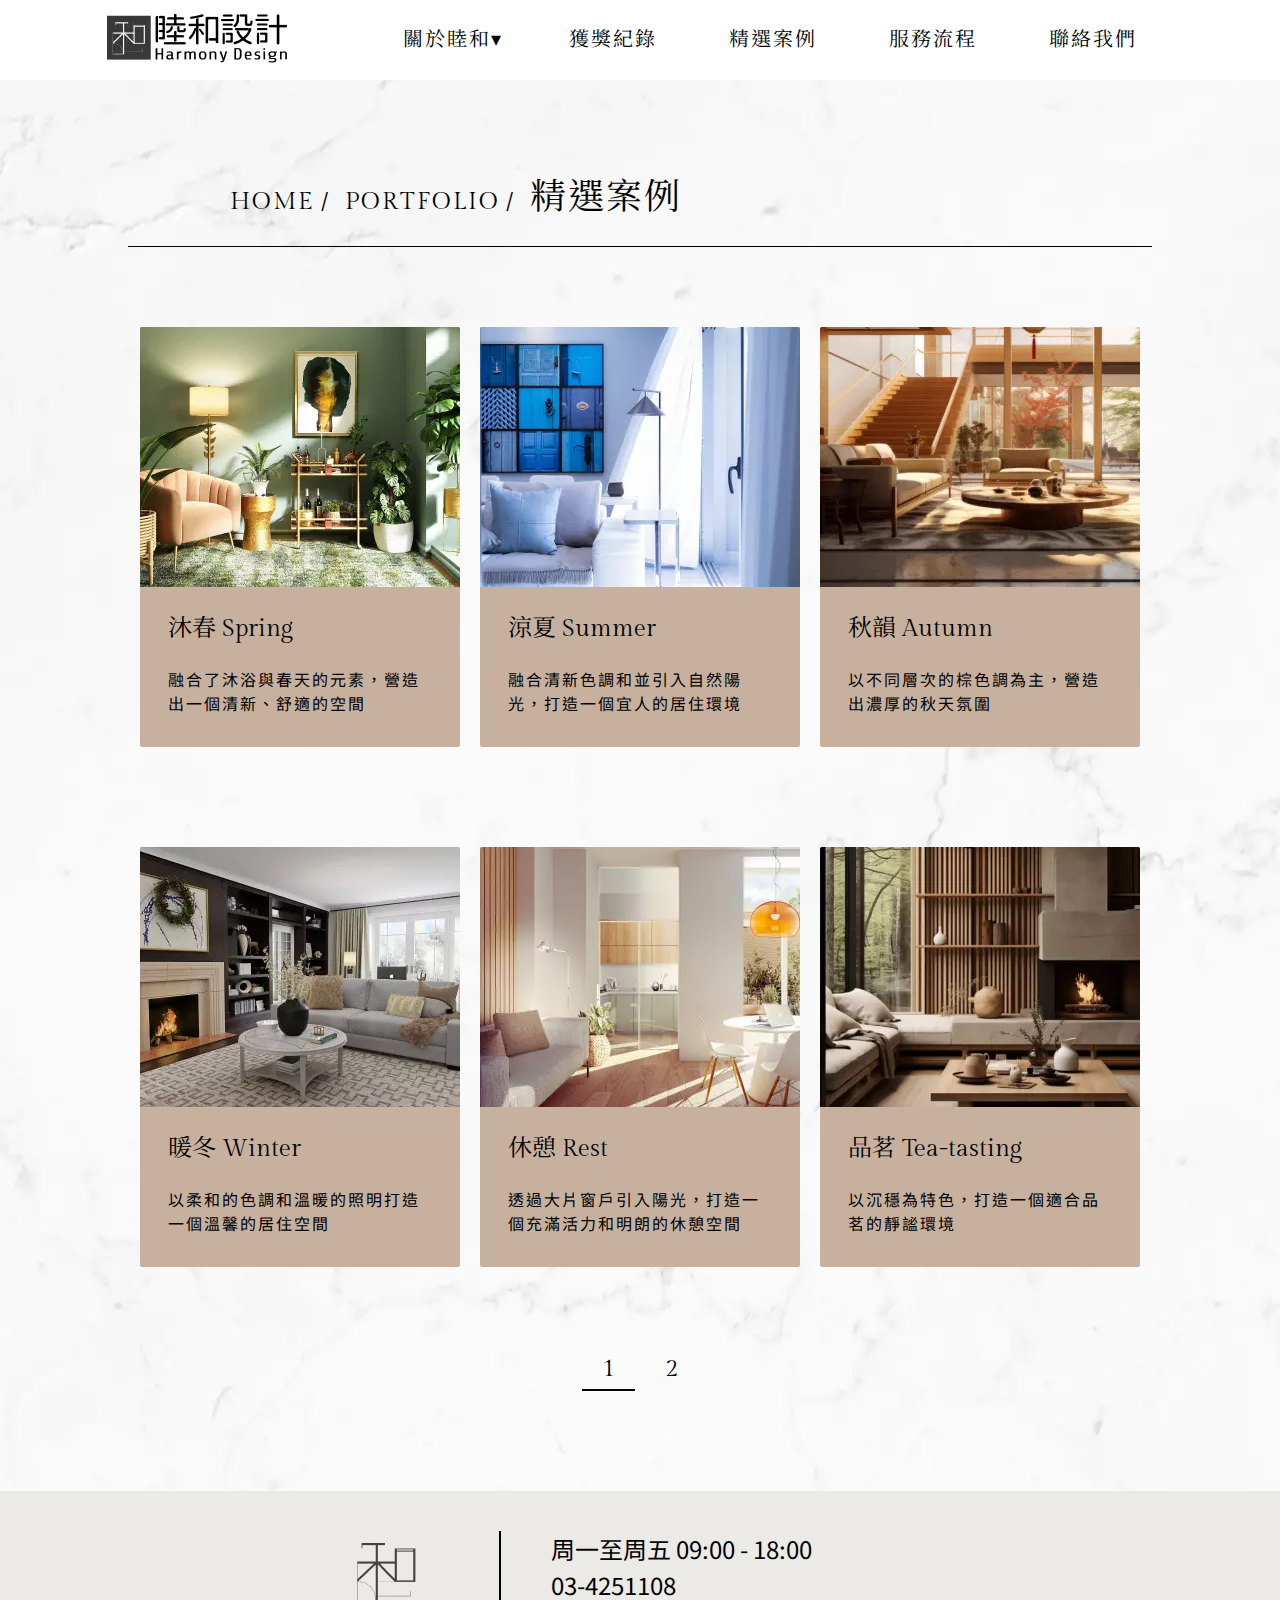
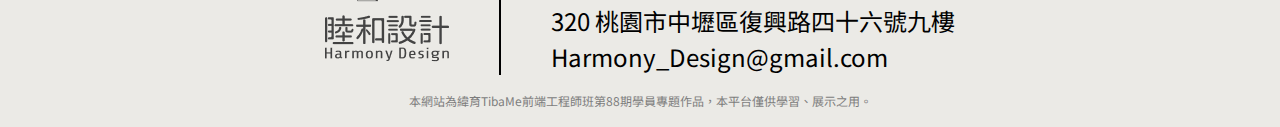
<file: portfolio.html>
<!DOCTYPE html>
<html lang="en">
<head>
    <meta charset="UTF-8">
    <meta name="viewport" content="width=device-width, initial-scale=1.0">
    <title>睦和設計｜精選案例｜室內裝修｜軟裝設計</title>
    <link rel="icon" href="img/logo_icon.ico" type="image/x-icon" />
    <link rel="stylesheet" href="CSS/reset.css">
    <link rel="stylesheet" href="CSS/grid.css">
    <link rel="stylesheet" href="CSS/element.css">
    <link rel="stylesheet" href="CSS/portfolio.css">    
    <link rel="preconnect" href="https://fonts.googleapis.com">
    <link rel="preconnect" href="https://fonts.gstatic.com" crossorigin>
    <link href="https://fonts.googleapis.com/css2?family=Abhaya+Libre:wght@800&family=Gilda+Display&family=Noto+Sans+TC:wght@100;200;300;400;500;600;700&family=Noto+Serif+TC:wght@200;300;400;500;600;700;900&display=swap" rel="stylesheet">
    <script src="JS/shared.js"></script>
</head>
<body>
    <header>
        <nav>
            <div class="navbar_transparent">
                <div class="navbar-logo">
                    <a href="index.html">
                        <img class="navbar-logo-black" src="img/nav_Logo_black.webp" alt="">
                    </a>
                </div> 
                <div class="nav_hamburger" id="nav_hamburger">
                    <span></span>
                    <span></span>
                    <span></span>
                </div>
                <ul class="navbar-menu">
                    <li id="navbar-toggler"><a href="javascript:void(0);" id="listAbout">關於睦和</a>
                        <ul id="navbar-submenu">
                            <li><a href="about_Harmony.html">睦和源起</a></li>
                            <li><a href="about_TheTeam.html">設計團隊</a></li>
                        </ul>
                    </li>
                    <li><a href="awards.html" id="listAwards">獲獎紀錄</a></li>
                    <li><a href="portfolio.html" id="listProtfolio">精選案例</a></li>
                    <li><a href="workflow.html" id="listWorkflow">服務流程</a></li>
                    <li><a href="contact.html" id="listContact">聯絡我們</a></li>
                </ul>
            </div>
            <!--漢堡肉-->
            <div class="h-background" id="h-background">
                <ul class="h-navbar-menu" id="h-navbar-menu">
                    <li id="h-navbar-toggler"><a href="javascript:void(0);" id="listAbout">關於睦和</a>
                        <ul id="h-navbar-submenu">
                            <li><a href="about_Harmony.html">睦和源起</a></li>
                            <li><a href="about_TheTeam.html">設計團隊</a></li>
                        </ul>
                    </li>
                    <li><a href="awards.html" id="listAwards">獲獎紀錄</a></li>
                    <li><a href="portfolio.html" id="listProtfolio">精選案例</a></li>
                    <li><a href="workflow.html" id="listWorkflow">服務流程</a></li>
                    <li><a href="contact.html" id="listContact">聯絡我們</a></li>
                </ul>
            </div>
            <!--漢堡肉-->
        </nav>
    </header>
    <div class="breadcrumb">
        <ul class="breadcrumb-list">
            <li><a href="index.html">HOME</a></li>
            <li><a href="javascript:void();">PORTFOLIO</a></li>
            <li><a href="javascript:void();">精選案例</a></li>
        </ul>
    </div>
    <!-- 第一頁 -->
    <div class="container portfolio_container active" id="page1">
        <div class="row .row-cols-md-2 .row-cols-xl-3">
            <div class="col">
                <div class="portfolio_card">
                    <a href="portfolio_Spring.html">
                        <img src="img/portfolio_01.webp" alt="精選作品：沐春">
                        <div class="img-mask"><button class>View More</button></div>
                    </a>                    
                    <div class="portfolio_title ">沐春 Spring</div>
                    <div class="portfolio_description">融合了沐浴與春天的元素，營造出一個清新、舒適的空間</div>
                    <a href="portfolio_Spring.html"><div class="viewmore-btn-samll">View More</div></a>
                </div>
            </div>
            <div class="col">
                <div class="portfolio_card">
                    <a href="portfolio_Summer.html">
                        <img src="img/portfolio_02.webp" alt="精選作品：涼夏">
                        <div class="img-mask"><button class>View More</button></div>
                    </a>     
                    <div class="portfolio_title">涼夏 Summer</div>
                    <div class="portfolio_description">融合清新色調和並引入自然陽光，打造一個宜人的居住環境</div>
                    <a href="portfolio_Summer.html"><div class="viewmore-btn-samll">View More</div></a>
                </div>
            </div>
            <div class="col">
                <div class="portfolio_card">
                    <a href="portfolio_Autumn.html">
                        <img src="img/portfolio_03.webp" alt="精選作品：秋韻">
                        <div class="img-mask"><button class>View More</button></div>
                    </a>     
                    <div class="portfolio_title">秋韻 Autumn</div>
                    <div class="portfolio_description">以不同層次的棕色調為主，營造出濃厚的秋天氛圍</div>
                    <a href="portfolio_Autumn.html"><div class="viewmore-btn-samll">View More</div></a>
                </div>
            </div>
            <div class="col">
                <div class="portfolio_card">
                    <a href="">
                        <img src="img/portfolio_04.webp" alt="精選作品：暖冬">
                        <div class="img-mask"><button class>View More</button></div>
                    </a>     
                    <div class="portfolio_title">暖冬 Winter</div>
                    <div class="portfolio_description">以柔和的色調和溫暖的照明打造一個溫馨的居住空間</div>
                    <a href=""><div class="viewmore-btn-samll">View More</div></a>
                </div>
            </div>
            <div class="col">
                <div class="portfolio_card">
                    <a href="">
                        <img src="img/portfolio_05.webp" alt="精選作品：休憩">
                        <div class="img-mask"><button class>View More</button></div>
                    </a>     
                    <div class="portfolio_title">休憩 Rest</div>
                    <div class="portfolio_description">透過大片窗戶引入陽光，打造一個充滿活力和明朗的休憩空間</div>
                    <a href=""><div class="viewmore-btn-samll">View More</div></a>
                </div>
            </div>
            <div class="col">
                <div class="portfolio_card">
                    <a href="">
                        <img src="img/portfolio_06.webp" alt="精選作品：品茗">
                        <div class="img-mask"><button class>View More</button></div>
                    </a>     
                    <div class="portfolio_title">品茗 Tea-tasting</div>
                    <div class="portfolio_description">以沉穩為特色，打造一個適合品茗的靜謐環境</div>
                    <a href=""><div class="viewmore-btn-samll">View More</div></a>
                </div>
            </div>
        </div>
    </div>
    <!-- 第二頁 -->
    <div class="container portfolio_container" id="page2">
        <div class="row .row-cols-md-2 .row-cols-xl-3">
            <div class="col">
                <div class="portfolio_card">
                    <a href="">
                        <img src="img/portfolio_07.webp" alt="精選作品：曜黑">
                        <div class="img-mask"><button class>View More</button></div>
                    </a>                    
                    <div class="portfolio_title">曜黑 Obsidian</div>
                    <div class="portfolio_description">以簡潔黑色系開放式廚房打造，結合現代美感和實用性</div>
                    <a href=""><div class="viewmore-btn-samll">View More</div></a>
                </div>
            </div>
            <div class="col">
                <div class="portfolio_card">
                    <a href="">
                        <img src="img/portfolio_08.webp" alt="精選作品：靜閱">
                        <div class="img-mask"><button class>View More</button></div>
                    </a>     
                    <div class="portfolio_title">靜閱 Silence</div>
                    <div class="portfolio_description">以米色調和溫暖照明營造柔和氛圍，專為閱讀和靜謐而設計</div>
                    <a href=""><div class="viewmore-btn-samll">View More</div></a>
                </div>
            </div>
        </div>
    </div>
    <div class="pagination">
        <div onclick="showPage(1)" class="pagination_button is-active">1</div>
        <div onclick="showPage(2)" class="pagination_button">2</div>
    </div>

    <footer>
        <div class="footer-content">
            <div class="footer_logo"><img src="img/footer_logo.webp" alt=""></div>
            <div class="footer_seperate_left"></div>
            <div class="footer_seperate_right"></div>
            <div class="footer_contact">
                <p>周一至周五 09:00 - 18:00</p>
                <p>03-4251108</p>
                <p>320 桃園市中壢區復興路四十六號九樓</p>
                <p>Harmony_Design@gmail.com</p>
            </div>
        </div>
        <p class="footer_copyright">本網站為緯育TibaMe前端工程師班第88期學員專題作品，本平台僅供學習、展示之用。</p>
    </footer>

    <script>
        // 卡片分頁
        function showPage(pageNumber) {
            // 隱藏所有卡片容器
            let containers = document.querySelectorAll(".portfolio_container");
            containers.forEach(function(container) {
                container.classList.remove("active");
            });

            // 顯示特定頁的卡片容器
            let selectedPage = document.getElementById("page" + pageNumber);
            selectedPage.classList.add("active");
            window.scrollTo({top: 200, behavior: "smooth"}) 

            // 還原所有按鈕的樣式
            let buttons = document.getElementsByClassName('pagination_button');
            for(let i of buttons){
                i.classList.remove('is-active')
            }

            // 修改當前按鈕樣式
            let selectedButton = document.querySelector('.pagination_button:nth-of-type(' + pageNumber + ')');
            selectedButton.classList.add('is-active');
        }

    </script>
</body>
</html>
</file>
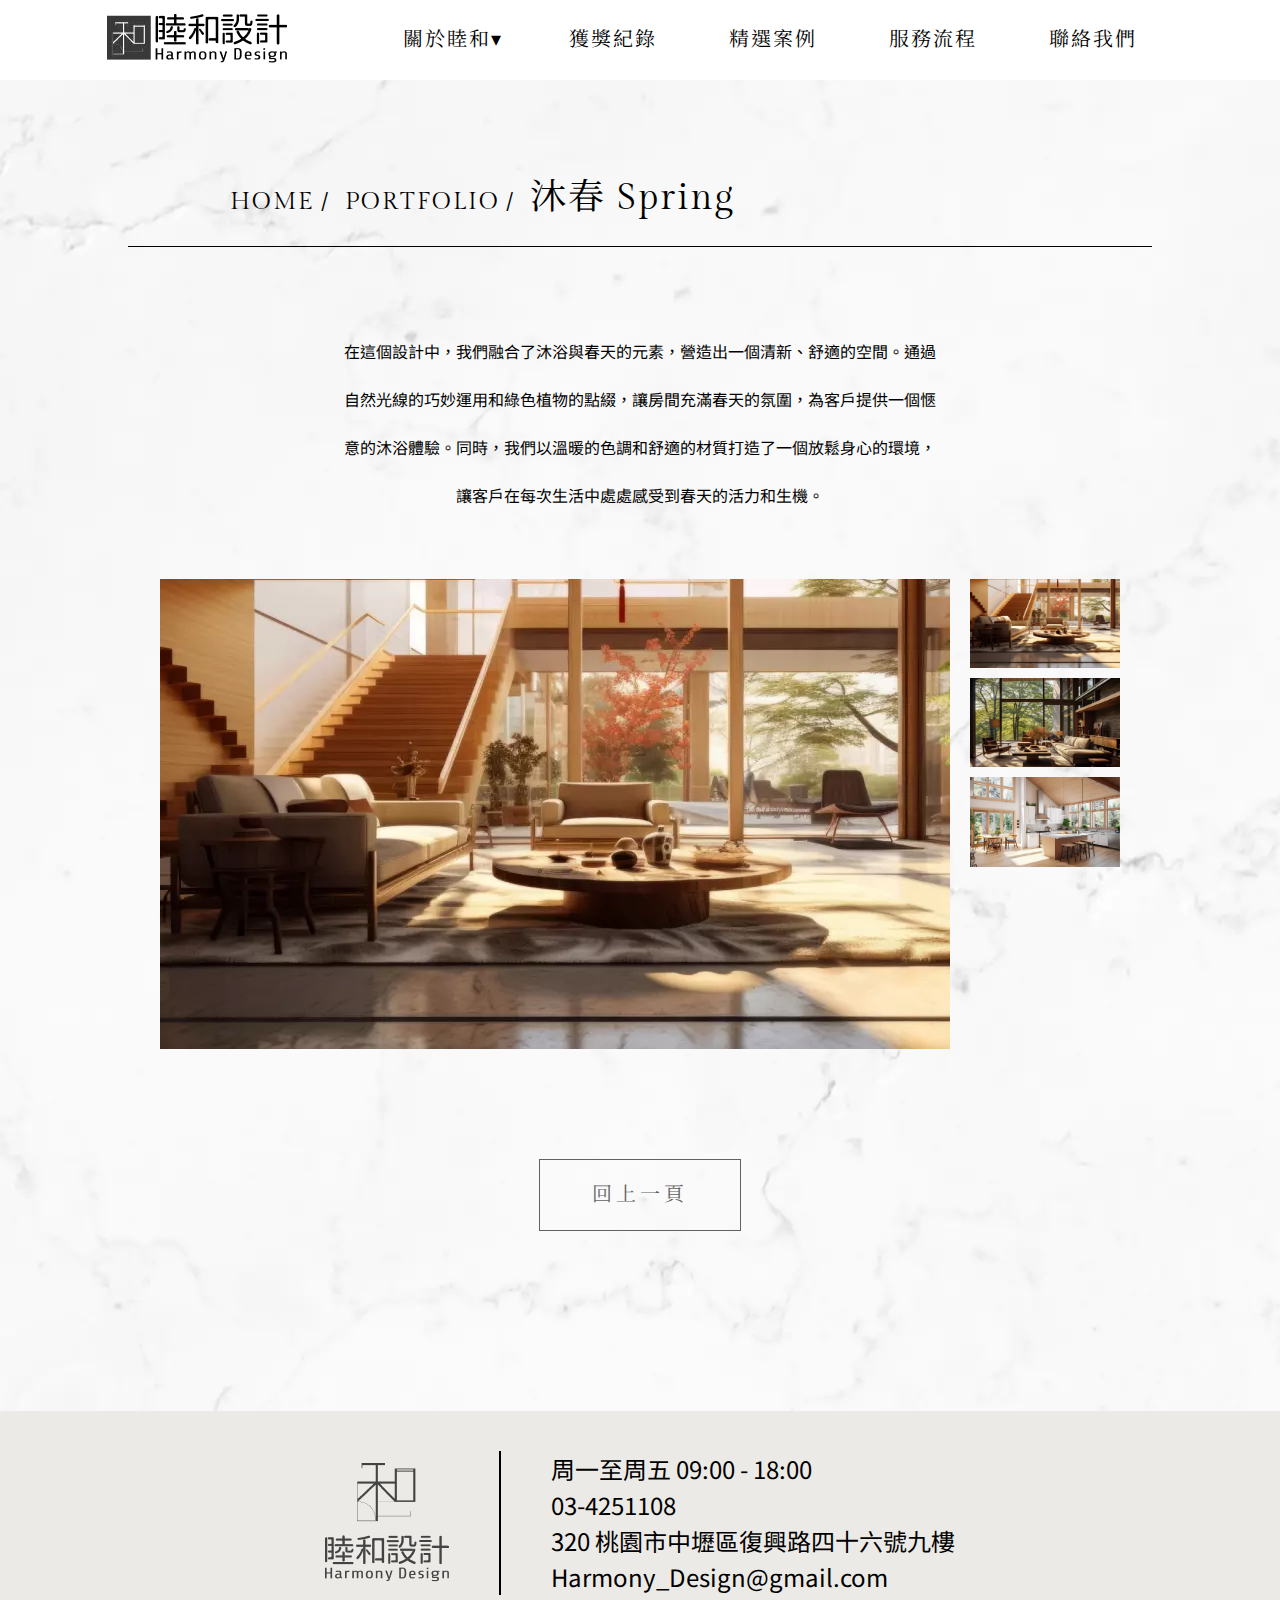
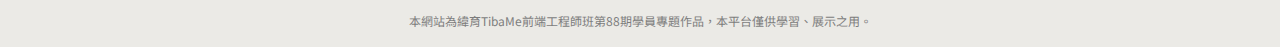
<file: portfolio_Autumn.html>
<!DOCTYPE html>
<html lang="en">
<head>
    <meta charset="UTF-8">
    <meta name="viewport" content="width=device-width, initial-scale=1.0">
    <title>沐春 Spring｜睦和設計｜精選案例｜室內裝修｜軟裝設計</title>
    <link rel="icon" href="img/logo_icon.ico" type="image/x-icon" />
    <link rel="stylesheet" href="CSS/reset.css">
    <link rel="stylesheet" href="CSS/grid.css">
    <link rel="stylesheet" href="CSS/element.css">
    <link rel="stylesheet" href="CSS/portfolio_Spring.css">    
    <link rel="preconnect" href="https://fonts.googleapis.com">
    <link rel="preconnect" href="https://fonts.gstatic.com" crossorigin>
    <link href="https://fonts.googleapis.com/css2?family=Abhaya+Libre:wght@800&family=Gilda+Display&family=Noto+Sans+TC:wght@100;200;300;400;500;600;700&family=Noto+Serif+TC:wght@200;300;400;500;600;700;900&display=swap" rel="stylesheet">
    <script src="JS/shared.js"></script>
</head>
<body>
    <header>
        <nav>
            <div class="navbar_transparent">
                <div class="navbar-logo">
                    <a href="index.html">
                        <img class="navbar-logo-black" src="img/nav_Logo_black.webp" alt="">
                    </a>
                </div> 
                <div class="nav_hamburger" id="nav_hamburger">
                    <span></span>
                    <span></span>
                    <span></span>
                </div>
                <ul class="navbar-menu">
                    <li id="navbar-toggler"><a href="javascript:void(0);" id="listAbout">關於睦和</a>
                        <ul id="navbar-submenu">
                            <li><a href="about_Harmony.html">睦和源起</a></li>
                            <li><a href="about_TheTeam.html">設計團隊</a></li>
                        </ul>
                    </li>
                    <li><a href="awards.html" id="listAwards">獲獎紀錄</a></li>
                    <li><a href="portfolio.html" id="listProtfolio">精選案例</a></li>
                    <li><a href="workflow.html" id="listWorkflow">服務流程</a></li>
                    <li><a href="contact.html" id="listContact">聯絡我們</a></li>
                </ul>
            </div>
            <!--漢堡肉-->
            <div class="h-background" id="h-background">
                <ul class="h-navbar-menu" id="h-navbar-menu">
                    <li id="h-navbar-toggler"><a href="javascript:void(0);" id="listAbout">關於睦和</a>
                        <ul id="h-navbar-submenu">
                            <li><a href="about_Harmony.html">睦和源起</a></li>
                            <li><a href="about_TheTeam.html">設計團隊</a></li>
                        </ul>
                    </li>
                    <li><a href="awards.html" id="listAwards">獲獎紀錄</a></li>
                    <li><a href="portfolio.html" id="listProtfolio">精選案例</a></li>
                    <li><a href="workflow.html" id="listWorkflow">服務流程</a></li>
                    <li><a href="contact.html" id="listContact">聯絡我們</a></li>
                </ul>
            </div>
            <!--漢堡肉-->
        </nav>
    </header>
    <div class="breadcrumb">
        <ul class="breadcrumb-list">
            <li><a href="index.html">HOME</a></li>
            <li><a href="javascript:void();">PORTFOLIO</a></li>
            <li><a href="javascript:void();">沐春 Spring</a></li>
        </ul>
    </div>
    <main>
        <p class="prot-work-description">在這個設計中，我們融合了沐浴與春天的元素，營造出一個清新、舒適的空間。通過自然光線的巧妙運用和綠色植物的點綴，讓房間充滿春天的氛圍，為客戶提供一個愜意的沐浴體驗。同時，我們以溫暖的色調和舒適的材質打造了一個放鬆身心的環境，讓客戶在每次生活中處處感受到春天的活力和生機。</p>
        <div class="img-container">
            <div class="prot-work-wrap" id="prot-work-wrap">
                    <div class="show-l-img" id="show-l-img">
                        <img src="img/portfolio_03_01.webp" class="large-img">
                        <img src="img/portfolio_03_02.webp" class="large-img">
                        <img src="img/portfolio_03_03.webp" class="large-img">
                    </div>
            </div>
            <div class="show-s-img">
                <div class="small-img-cutter"><img src="img/portfolio_03_01.webp" class="small-img"></div>
                <div class="small-img-cutter"><img src="img/portfolio_03_02.webp" class="small-img"></div>
                <div class="small-img-cutter"><img src="img/portfolio_03_03.webp" class="small-img"></div>
            </div>
        </div>
    </main>

    <div class="go-back">
        <a href="portfolio.html" class="go-back-btn hover-slide-right">
                <span>回上一頁</span>
        </a>
    </div>


    <footer>
        <div class="footer-content">
            <div class="footer_logo"><img src="img/footer_logo.webp" alt=""></div>
            <div class="footer_seperate_left"></div>
            <div class="footer_seperate_right"></div>
            <div class="footer_contact">
                <p>周一至周五 09:00 - 18:00</p>
                <p>03-4251108</p>
                <p>320 桃園市中壢區復興路四十六號九樓</p>
                <p>Harmony_Design@gmail.com</p>
            </div>
        </div>
        <p class="footer_copyright">本網站為緯育TibaMe前端工程師班第88期學員專題作品，本平台僅供學習、展示之用。</p>
    </footer>

    <script>
        let wrap = document.getElementById('prot-work-wrap');
        let largeDiv = document.getElementById('show-l-img');
        let smalls = document.getElementsByClassName('small-img');
        let displayHeight = wrap.offsetHeight; //取得外框高度
        console.log('show-l-img: ', displayHeight);
        
        for(let i=0; i<smalls.length; i++){
            smalls[i].onclick = function(){
                let moveHeight = -(displayHeight * i);
                largeDiv.style.marginTop = `${moveHeight}px`;
            }
        }
    </script>
</body>
</html>
</file>
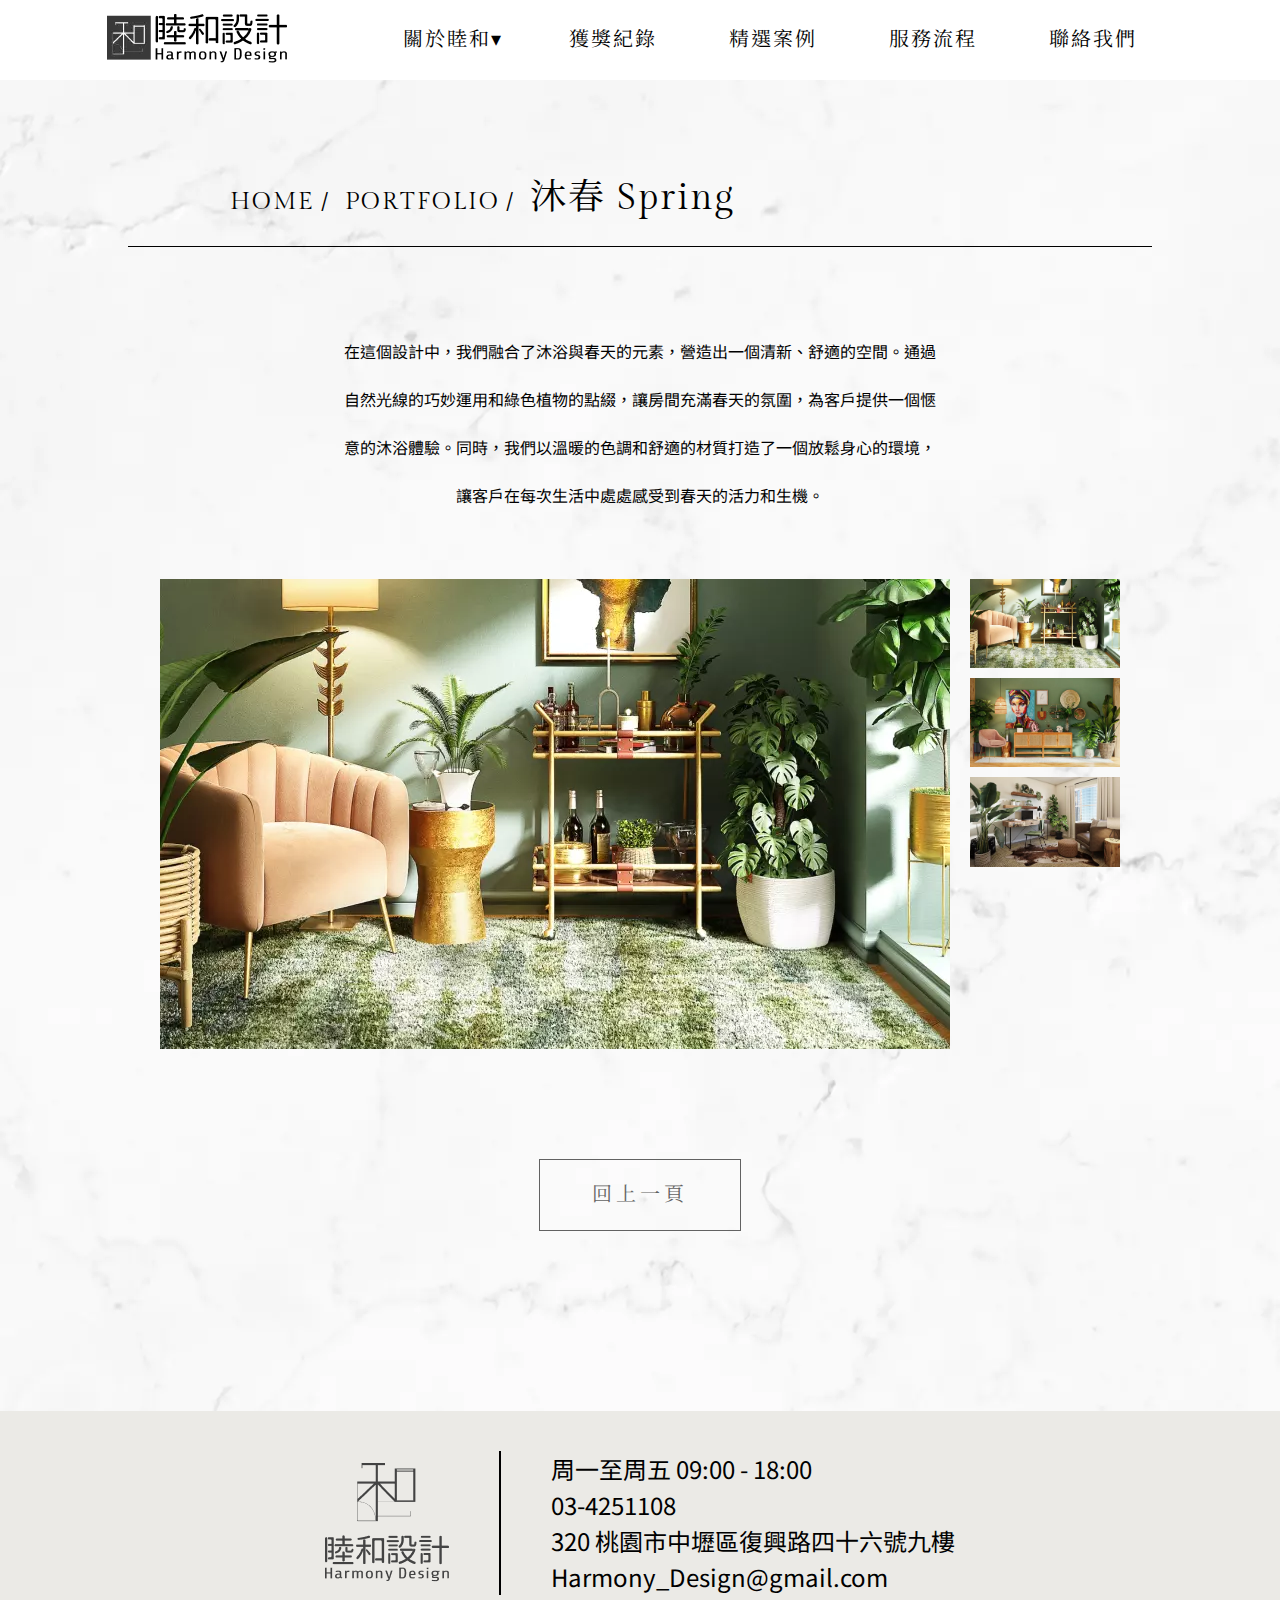
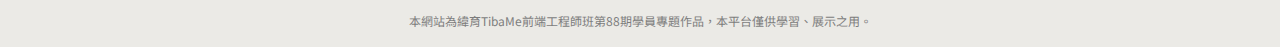
<file: portfolio_Spring.html>
<!DOCTYPE html>
<html lang="en">
<head>
    <meta charset="UTF-8">
    <meta name="viewport" content="width=device-width, initial-scale=1.0">
    <title>沐春 Spring｜睦和設計｜精選案例｜室內裝修｜軟裝設計</title>
    <link rel="icon" href="img/logo_icon.ico" type="image/x-icon" />
    <link rel="stylesheet" href="CSS/reset.css">
    <link rel="stylesheet" href="CSS/grid.css">
    <link rel="stylesheet" href="CSS/element.css">
    <link rel="stylesheet" href="CSS/portfolio_Spring.css">    
    <link rel="preconnect" href="https://fonts.googleapis.com">
    <link rel="preconnect" href="https://fonts.gstatic.com" crossorigin>
    <link href="https://fonts.googleapis.com/css2?family=Abhaya+Libre:wght@800&family=Gilda+Display&family=Noto+Sans+TC:wght@100;200;300;400;500;600;700&family=Noto+Serif+TC:wght@200;300;400;500;600;700;900&display=swap" rel="stylesheet">
    <script src="JS/shared.js"></script>
</head>
<body>
    <header>
        <nav>
            <div class="navbar_transparent">
                <div class="navbar-logo">
                    <a href="index.html">
                        <img class="navbar-logo-black" src="img/nav_Logo_black.webp" alt="">
                    </a>
                </div> 
                <div class="nav_hamburger" id="nav_hamburger">
                    <span></span>
                    <span></span>
                    <span></span>
                </div>
                <ul class="navbar-menu">
                    <li id="navbar-toggler"><a href="javascript:void(0);" id="listAbout">關於睦和</a>
                        <ul id="navbar-submenu">
                            <li><a href="about_Harmony.html">睦和源起</a></li>
                            <li><a href="about_TheTeam.html">設計團隊</a></li>
                        </ul>
                    </li>
                    <li><a href="awards.html" id="listAwards">獲獎紀錄</a></li>
                    <li><a href="portfolio.html" id="listProtfolio">精選案例</a></li>
                    <li><a href="workflow.html" id="listWorkflow">服務流程</a></li>
                    <li><a href="contact.html" id="listContact">聯絡我們</a></li>
                </ul>
            </div>
            <!--漢堡肉-->
            <div class="h-background" id="h-background">
                <ul class="h-navbar-menu" id="h-navbar-menu">
                    <li id="h-navbar-toggler"><a href="javascript:void(0);" id="listAbout">關於睦和</a>
                        <ul id="h-navbar-submenu">
                            <li><a href="about_Harmony.html">睦和源起</a></li>
                            <li><a href="about_TheTeam.html">設計團隊</a></li>
                        </ul>
                    </li>
                    <li><a href="awards.html" id="listAwards">獲獎紀錄</a></li>
                    <li><a href="portfolio.html" id="listProtfolio">精選案例</a></li>
                    <li><a href="workflow.html" id="listWorkflow">服務流程</a></li>
                    <li><a href="contact.html" id="listContact">聯絡我們</a></li>
                </ul>
            </div>
            <!--漢堡肉-->
        </nav>
    </header>
    <div class="breadcrumb">
        <ul class="breadcrumb-list">
            <li><a href="index.html">HOME</a></li>
            <li><a href="javascript:void();">PORTFOLIO</a></li>
            <li><a href="javascript:void();">沐春 Spring</a></li>
        </ul>
    </div>
    <main>
        <p class="prot-work-description">在這個設計中，我們融合了沐浴與春天的元素，營造出一個清新、舒適的空間。通過自然光線的巧妙運用和綠色植物的點綴，讓房間充滿春天的氛圍，為客戶提供一個愜意的沐浴體驗。同時，我們以溫暖的色調和舒適的材質打造了一個放鬆身心的環境，讓客戶在每次生活中處處感受到春天的活力和生機。</p>
        <div class="img-container">
            <div class="prot-work-wrap" id="prot-work-wrap">
                    <div class="show-l-img" id="show-l-img">
                        <img src="img/portfolio_01_01.webp" class="large-img">
                        <img src="img/portfolio_01_02.webp" class="large-img">
                        <img src="img/portfolio_01_03.webp" class="large-img">
                    </div>
            </div>
            <div class="show-s-img">
                <div class="small-img-cutter"><img src="img/portfolio_01_01.webp" class="small-img"></div>
                <div class="small-img-cutter"><img src="img/portfolio_01_02.webp" class="small-img"></div>
                <div class="small-img-cutter"><img src="img/portfolio_01_03.webp" class="small-img"></div>
            </div>
        </div>
    </main>

    <div class="go-back">
        <a href="portfolio.html" class="go-back-btn hover-slide-right">
                <span>回上一頁</span>
        </a>
    </div>


    <footer>
        <div class="footer-content">
            <div class="footer_logo"><img src="img/footer_logo.webp" alt=""></div>
            <div class="footer_seperate_left"></div>
            <div class="footer_seperate_right"></div>
            <div class="footer_contact">
                <p>周一至周五 09:00 - 18:00</p>
                <p>03-4251108</p>
                <p>320 桃園市中壢區復興路四十六號九樓</p>
                <p>Harmony_Design@gmail.com</p>
            </div>
        </div>
        <p class="footer_copyright">本網站為緯育TibaMe前端工程師班第88期學員專題作品，本平台僅供學習、展示之用。</p>
    </footer>

    <script>
        let wrap = document.getElementById('prot-work-wrap');
        let largeDiv = document.getElementById('show-l-img');
        let smalls = document.getElementsByClassName('small-img');
        let displayHeight = wrap.offsetHeight; //取得外框高度
        console.log('show-l-img: ', displayHeight);
        
        for(let i=0; i<smalls.length; i++){
            smalls[i].onclick = function(){
                let moveHeight = -(displayHeight * i);
                largeDiv.style.marginTop = `${moveHeight}px`;
            }
        }
    </script>
</body>
</html>
</file>
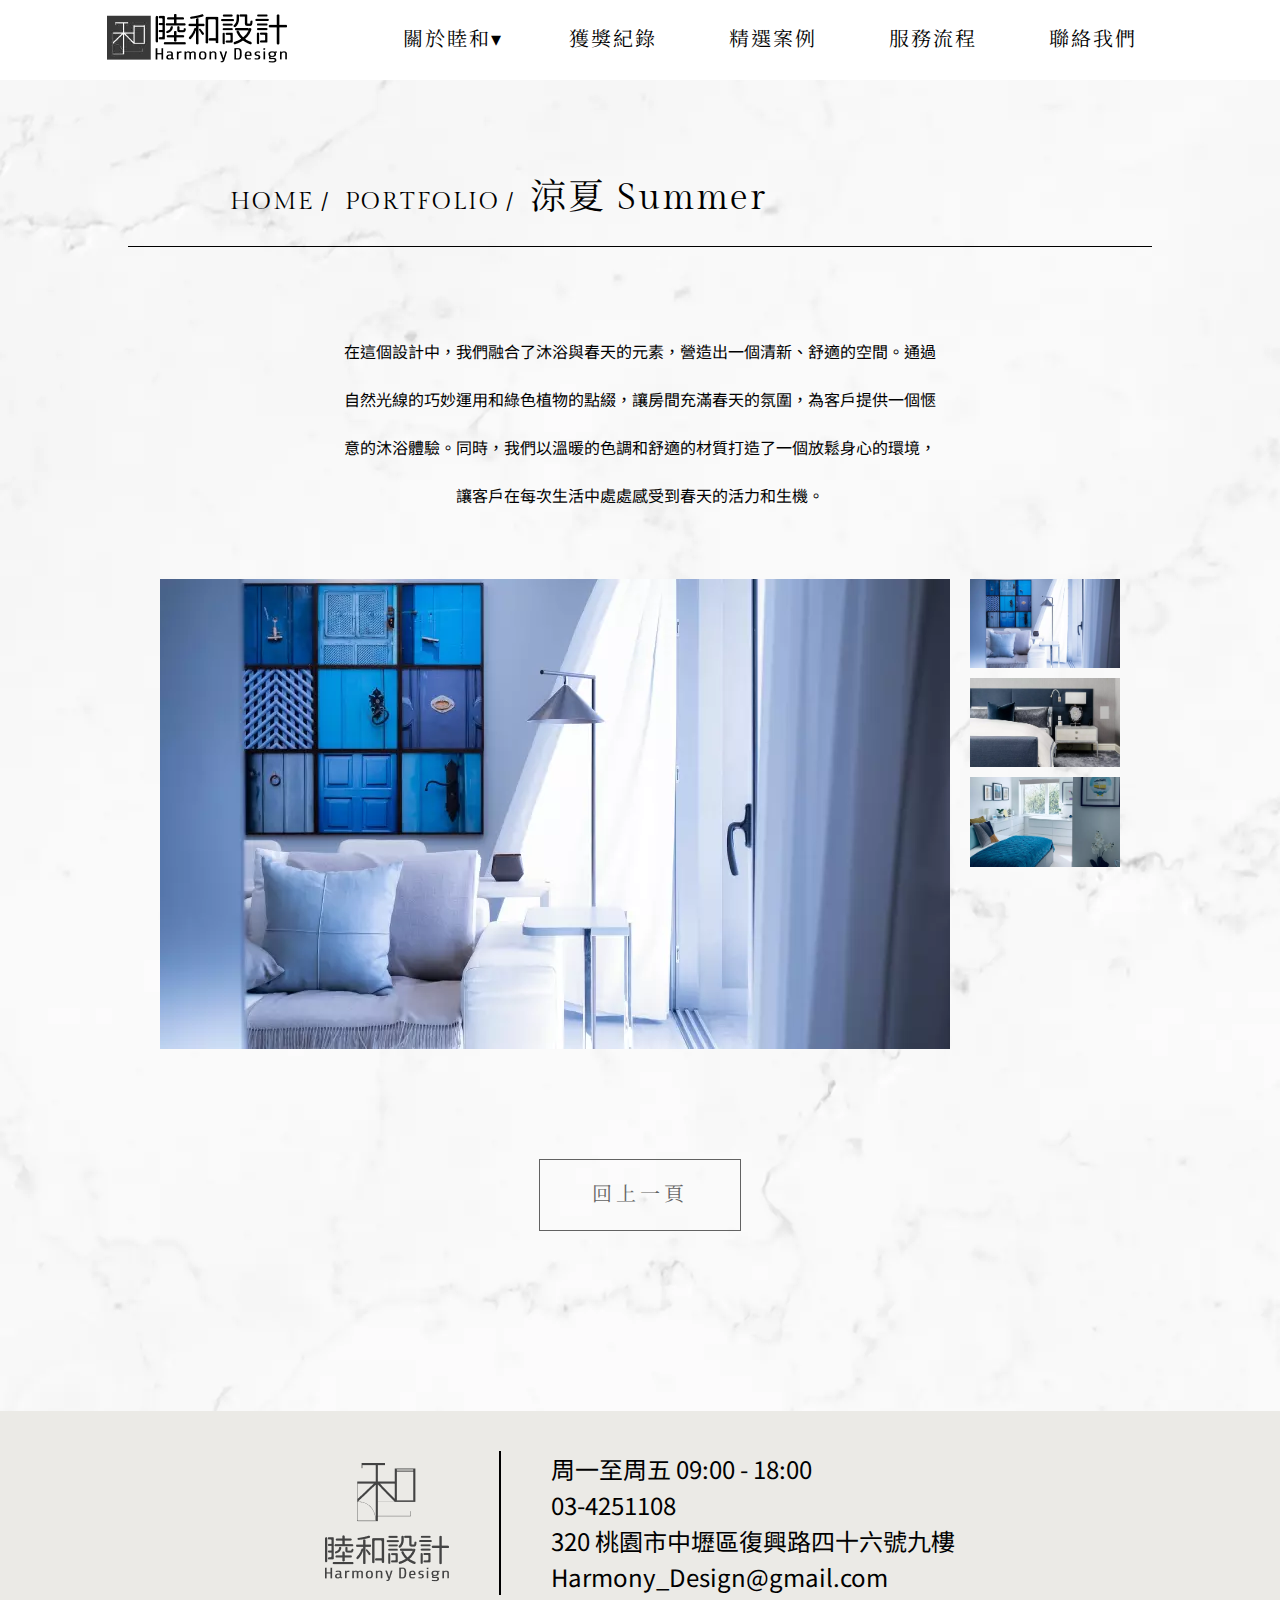
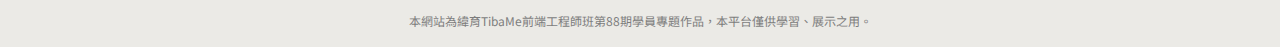
<file: portfolio_Summer.html>
<!DOCTYPE html>
<html lang="en">
<head>
    <meta charset="UTF-8">
    <meta name="viewport" content="width=device-width, initial-scale=1.0">
    <title>沐春 Spring｜睦和設計｜精選案例｜室內裝修｜軟裝設計</title>
    <link rel="icon" href="img/logo_icon.ico" type="image/x-icon" />
    <link rel="stylesheet" href="CSS/reset.css">
    <link rel="stylesheet" href="CSS/grid.css">
    <link rel="stylesheet" href="CSS/element.css">
    <link rel="stylesheet" href="CSS/portfolio_Spring.css">    
    <link rel="preconnect" href="https://fonts.googleapis.com">
    <link rel="preconnect" href="https://fonts.gstatic.com" crossorigin>
    <link href="https://fonts.googleapis.com/css2?family=Abhaya+Libre:wght@800&family=Gilda+Display&family=Noto+Sans+TC:wght@100;200;300;400;500;600;700&family=Noto+Serif+TC:wght@200;300;400;500;600;700;900&display=swap" rel="stylesheet">
    <script src="JS/shared.js"></script>
</head>
<body>
    <header>
        <nav>
            <div class="navbar_transparent">
                <div class="navbar-logo">
                    <a href="index.html">
                        <img class="navbar-logo-black" src="img/nav_Logo_black.webp" alt="">
                    </a>
                </div> 
                <div class="nav_hamburger" id="nav_hamburger">
                    <span></span>
                    <span></span>
                    <span></span>
                </div>
                <ul class="navbar-menu">
                    <li id="navbar-toggler"><a href="javascript:void(0);" id="listAbout">關於睦和</a>
                        <ul id="navbar-submenu">
                            <li><a href="about_Harmony.html">睦和源起</a></li>
                            <li><a href="about_TheTeam.html">設計團隊</a></li>
                        </ul>
                    </li>
                    <li><a href="awards.html" id="listAwards">獲獎紀錄</a></li>
                    <li><a href="portfolio.html" id="listProtfolio">精選案例</a></li>
                    <li><a href="workflow.html" id="listWorkflow">服務流程</a></li>
                    <li><a href="contact.html" id="listContact">聯絡我們</a></li>
                </ul>
            </div>
            <!--漢堡肉-->
            <div class="h-background" id="h-background">
                <ul class="h-navbar-menu" id="h-navbar-menu">
                    <li id="h-navbar-toggler"><a href="javascript:void(0);" id="listAbout">關於睦和</a>
                        <ul id="h-navbar-submenu">
                            <li><a href="about_Harmony.html">睦和源起</a></li>
                            <li><a href="about_TheTeam.html">設計團隊</a></li>
                        </ul>
                    </li>
                    <li><a href="awards.html" id="listAwards">獲獎紀錄</a></li>
                    <li><a href="portfolio.html" id="listProtfolio">精選案例</a></li>
                    <li><a href="workflow.html" id="listWorkflow">服務流程</a></li>
                    <li><a href="contact.html" id="listContact">聯絡我們</a></li>
                </ul>
            </div>
            <!--漢堡肉-->
        </nav>
    </header>
    <div class="breadcrumb">
        <ul class="breadcrumb-list">
            <li><a href="index.html">HOME</a></li>
            <li><a href="javascript:void();">PORTFOLIO</a></li>
            <li><a href="javascript:void();">涼夏 Summer</a></li>
        </ul>
    </div>
    <main>
        <p class="prot-work-description">在這個設計中，我們融合了沐浴與春天的元素，營造出一個清新、舒適的空間。通過自然光線的巧妙運用和綠色植物的點綴，讓房間充滿春天的氛圍，為客戶提供一個愜意的沐浴體驗。同時，我們以溫暖的色調和舒適的材質打造了一個放鬆身心的環境，讓客戶在每次生活中處處感受到春天的活力和生機。</p>
        <div class="img-container">
            <div class="prot-work-wrap" id="prot-work-wrap">
                    <div class="show-l-img" id="show-l-img">
                        <img src="img/portfolio_02_01.webp" class="large-img">
                        <img src="img/portfolio_02_02.webp" class="large-img">
                        <img src="img/portfolio_02_03.webp" class="large-img">
                    </div>
            </div>
            <div class="show-s-img">
                <div class="small-img-cutter"><img src="img/portfolio_02_01.webp" class="small-img"></div>
                <div class="small-img-cutter"><img src="img/portfolio_02_02.webp" class="small-img"></div>
                <div class="small-img-cutter"><img src="img/portfolio_02_03.webp" class="small-img"></div>
            </div>
        </div>
    </main>

    <div class="go-back">
        <a href="portfolio.html" class="go-back-btn hover-slide-right">
                <span>回上一頁</span>
        </a>
    </div>


    <footer>
        <div class="footer-content">
            <div class="footer_logo"><img src="img/footer_logo.webp" alt=""></div>
            <div class="footer_seperate_left"></div>
            <div class="footer_seperate_right"></div>
            <div class="footer_contact">
                <p>周一至周五 09:00 - 18:00</p>
                <p>03-4251108</p>
                <p>320 桃園市中壢區復興路四十六號九樓</p>
                <p>Harmony_Design@gmail.com</p>
            </div>
        </div>
        <p class="footer_copyright">本網站為緯育TibaMe前端工程師班第88期學員專題作品，本平台僅供學習、展示之用。</p>
    </footer>

    <script>
        let wrap = document.getElementById('prot-work-wrap');
        let largeDiv = document.getElementById('show-l-img');
        let smalls = document.getElementsByClassName('small-img');
        let displayHeight = wrap.offsetHeight; //取得外框高度
        console.log('show-l-img: ', displayHeight);
        
        for(let i=0; i<smalls.length; i++){
            smalls[i].onclick = function(){
                let moveHeight = -(displayHeight * i);
                largeDiv.style.marginTop = `${moveHeight}px`;
            }
        }
    </script>
</body>
</html>
</file>
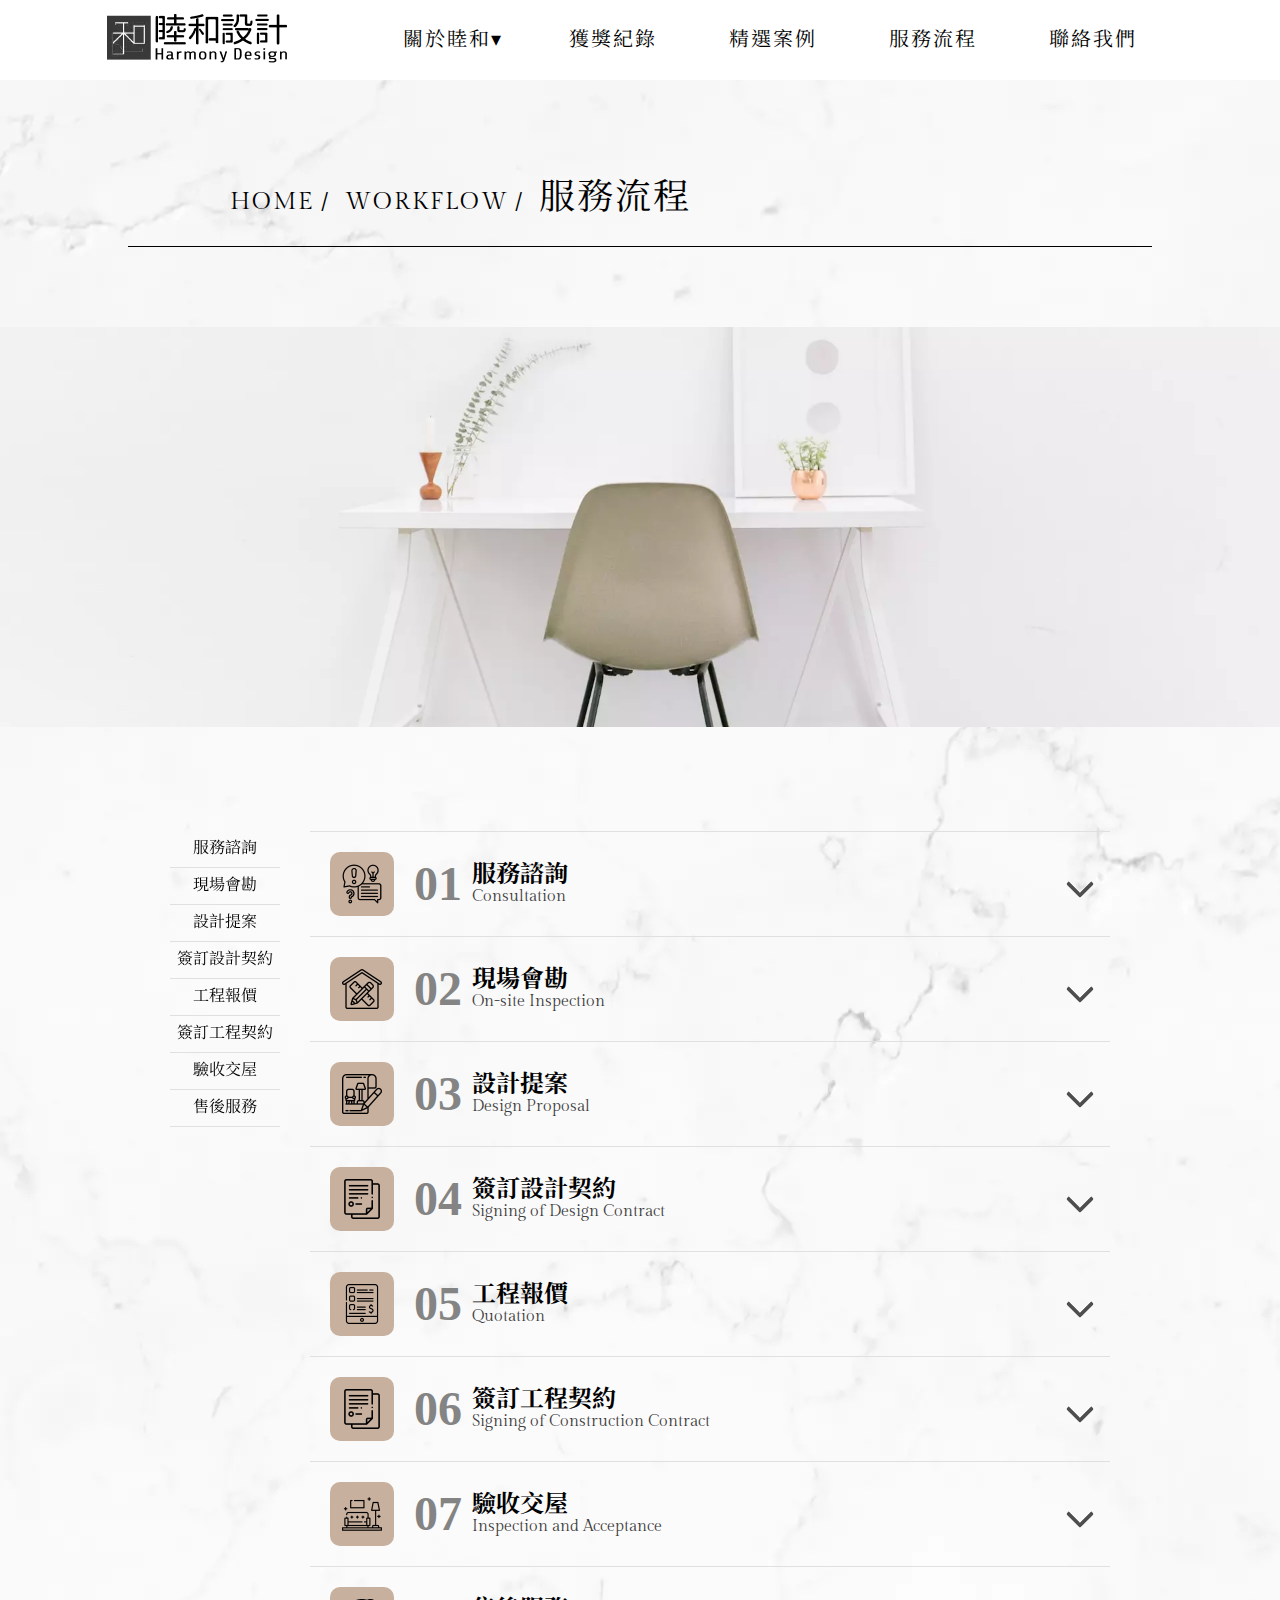
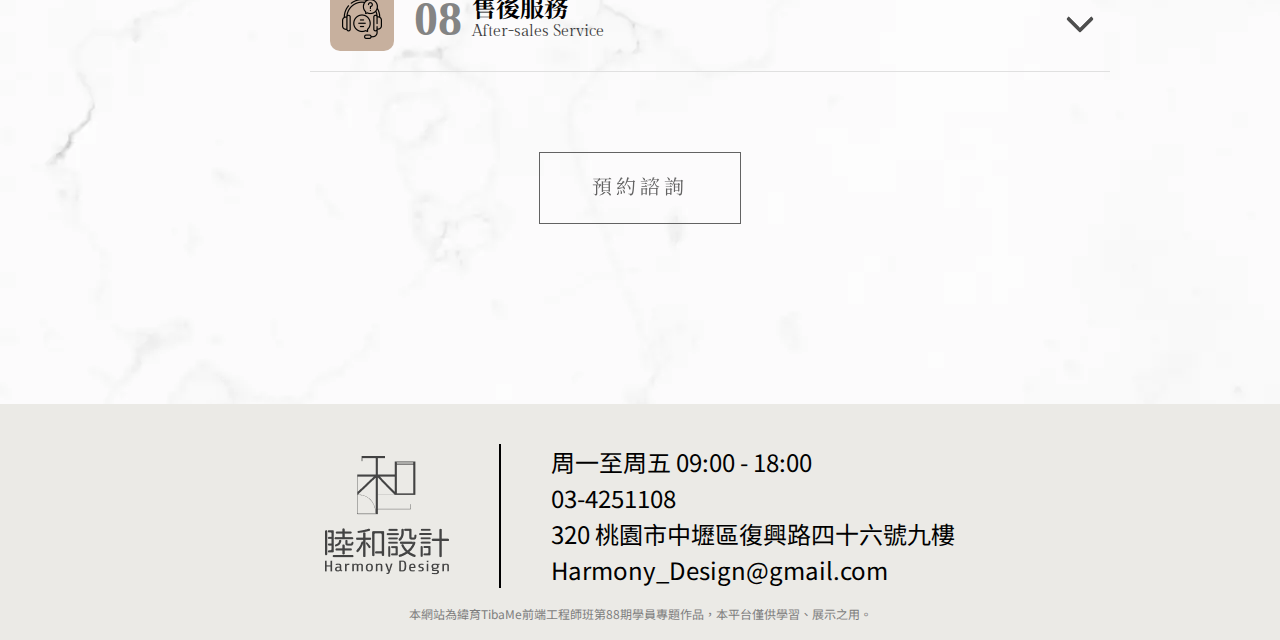
<file: workflow.html>
<!DOCTYPE html>
<html lang="en">
<head>
    <meta charset="UTF-8">
    <meta name="viewport" content="width=device-width, initial-scale=1.0">
    <title>睦和設計｜服務流程｜室內裝修｜軟裝設計</title>
    <link rel="icon" href="img/logo_icon.ico" type="image/x-icon" / >
    <link rel="stylesheet" href="CSS/reset.css">
    <link rel="stylesheet" href="CSS/grid.css">
    <link rel="stylesheet" href="CSS/element.css">
    <link rel="stylesheet" href="CSS/workflow.css">    
    <link rel="preconnect" href="https://fonts.googleapis.com">
    <link rel="preconnect" href="https://fonts.gstatic.com" crossorigin>
    <link href="https://fonts.googleapis.com/css2?family=Abhaya+Libre:wght@800&family=Gilda+Display&family=Noto+Sans+TC:wght@100;200;300;400;500;600;700&family=Noto+Serif+TC:wght@200;300;400;500;600;700;900&display=swap" rel="stylesheet">
    <script src="JS/shared.js"></script>
</head>
<body>
    <header>
        <nav>
            <div class="navbar_transparent">
                <div class="navbar-logo">
                    <a href="index.html">
                        <img class="navbar-logo-black" src="img/nav_Logo_black.webp" alt="">
                    </a>
                </div> 
                <div class="nav_hamburger" id="nav_hamburger">
                    <span></span>
                    <span></span>
                    <span></span>
                </div>
                <ul class="navbar-menu">
                    <li id="navbar-toggler"><a href="javascript:void(0);" id="listAbout">關於睦和</a>
                        <ul id="navbar-submenu">
                            <li><a href="about_Harmony.html">睦和源起</a></li>
                            <li><a href="about_TheTeam.html">設計團隊</a></li>
                        </ul>
                    </li>
                    <li><a href="awards.html" id="listAwards">獲獎紀錄</a></li>
                    <li><a href="portfolio.html" id="listProtfolio">精選案例</a></li>
                    <li><a href="workflow.html" id="listWorkflow">服務流程</a></li>
                    <li><a href="contact.html" id="listContact">聯絡我們</a></li>
                </ul>
            </div>
            <!--漢堡肉-->
            <div class="h-background" id="h-background">
                <ul class="h-navbar-menu" id="h-navbar-menu">
                    <li id="h-navbar-toggler"><a href="javascript:void(0);" id="listAbout">關於睦和</a>
                        <ul id="h-navbar-submenu">
                            <li><a href="about_Harmony.html">睦和源起</a></li>
                            <li><a href="about_TheTeam.html">設計團隊</a></li>
                        </ul>
                    </li>
                    <li><a href="awards.html" id="listAwards">獲獎紀錄</a></li>
                    <li><a href="portfolio.html" id="listProtfolio">精選案例</a></li>
                    <li><a href="workflow.html" id="listWorkflow">服務流程</a></li>
                    <li><a href="contact.html" id="listContact">聯絡我們</a></li>
                </ul>
            </div>
            <!--漢堡肉-->
        </nav>
    </header>
    <div class="breadcrumb">
        <ul class="breadcrumb-list">
            <li><a href="index.html">HOME</a></li>
            <li><a href="javascript:void();">WORKFLOW</a></li>
            <li><a href="javascript:void();">服務流程</a></li>
        </ul>
    </div>

    <div class="workflow_banner">
        <img src="img/workflow_banner.webp" alt="">
        <img src="img/workflow_banner_small.webp" alt="">
    </div>

    <div class="wrap">
        <aside>
            <ol class="workflow-list">
                <li><a href="#workflow-01">服務諮詢</a></li>
                <li><a href="#workflow-02">現場會勘</a></li>
                <li><a href="#workflow-03">設計提案</a></li>
                <li><a href="#workflow-04">簽訂設計契約</a></li>
                <li><a href="#workflow-05">工程報價</a></li>
                <li><a href="#workflow-06">簽訂工程契約</a></li>
                <li><a href="#workflow-07">驗收交屋</a></li>
                <li><a href="#workflow-08">售後服務</a></li>
            </ol>
        </aside>
        <main>
            <details>
                <summary id="workflow-01">
                    <div>
                        <span class="iconbg"><img src="img/workflow_icon_01.webp" alt=""></span>
                        <span class="ordernum">01</span>
                        <h3>
                            <strong>服務諮詢</strong>
                            <small>Consultation</small>
                        </h3>
                    </div>
                    <div class="arrow"></div>
                </summary>
                <div class="details-content">
                    在客服彙整您的基本需求後，我們將安排專屬設計師與您進行電話諮詢，以安排一場專屬於您的諮詢會議。這個過程旨在更深入地了解您的期望和需求，讓我們的設計師能夠為您量身定制最符合您需求的方案。這不僅是確保我們理解您的期望，也是為了確保我們的設計方案能夠完美地迎合您的願景和生活方式。我們致力於為您提供個性化、專業的服務，以創造出完美而獨特的空間，滿足您的期望和需求。
                </div>
            </details>
            <details>
                <summary id="workflow-02">
                    <div>
                        <span class="iconbg"><img src="img/workflow_icon_02.webp" alt=""></span>
                        <span class="ordernum">02</span>
                        <h3>
                            <strong>現場會勘</strong>
                            <small>On-site Inspection</small>
                        </h3>
                    </div>
                    <div class="arrow"></div>
                </summary>
                <div class="details-content">
                    我們將派遣專業團隊進行案件現場的詳細會勘，以深入了解案件情況，確保我們對細節有清晰的把握。在這個階段，我們的團隊將進行全面的考察，包括建築結構、環境特徵以及可能影響設計的各個因素。這有助於我們更準確地理解您的需求，為您提供更專業、更精準的設計服務。
                </div>
            </details>
            <details>
                <summary id="workflow-03">
                    <div>
                        <span class="iconbg"><img src="img/workflow_icon_03.webp" alt=""></span>
                        <span class="ordernum">03</span>
                        <h3>
                            <strong>設計提案</strong>
                            <small>Design Proposal</small>
                        </h3>
                    </div>
                    <div class="arrow"></div>
                </summary>
                <div class="details-content">
                    睦和從設計概念出發，針對平面圖和配線圖提出精闢建議。這包括從最初的概念階段開始，提出創新而符合您需求的設計概念。我們專業的團隊將深入研究客戶提供的平面圖和配線圖，提出專業的建議和改進方案。這不僅僅是關於設計，更涉及到實際應用和功能性，因此我們會精心考慮每一個細節，確保所提出的建議能夠實現實際的操作需求，同時保持設計的美觀和實用性。這個過程旨在為您提供全面而實用的方案，讓您的空間設計在各個層面都能達到最優化的效果。
                </div>
            </details>
            <details>
                <summary id="workflow-04">
                    <div>
                        <span class="iconbg"><img src="img/workflow_icon_04.webp" alt=""></span>
                        <span class="ordernum">04</span>
                        <h3>
                            <strong>簽訂設計契約</strong>
                            <small>Signing of Design Contract</small>
                        </h3>
                    </div>
                    <div class="arrow"></div>
                </summary>
                <div class="details-content">
                    設計合約簽訂完成後，我們即展開詳盡的空間規劃和精細圖面繪製工作。這階段將以您的需求和期望為基準，從細部設計到空間規劃，我們將進行全面考量。我們的團隊會深入研究您的要求，進行精確的空間配置和功能佈局。在繪製細部圖面時，我們謹慎細緻地勾勒出每個細節，包括家具安排、電力布線等，以確保設計方案的可行性和完整性。這個階段是設計實現化的關鍵，我們將以專業的態度和精湛的技術，確保您的想法和構想得到完美呈現。我們以客戶滿意為首要目標，堅持高品質、精準度和實用性，為您打造獨一無二、符合您期望的空間。
                </div>
            </details>
            <details>
                <summary id="workflow-05">
                    <div>
                        <span class="iconbg"><img src="img/workflow_icon_05.webp" alt=""></span>
                        <span class="ordernum">05</span>
                        <h3>
                            <strong>工程報價</strong>
                            <small>Quotation</small>
                        </h3>
                    </div>
                    <div class="arrow"></div>
                </summary>
                <div class="details-content">
                    我們將根據設計圖進行工程報價，並評估所需的施工時程。這個過程包括仔細審視設計圖的每個細節，從材料成本到人力需求，精確計算工程成本。同時，我們會評估施工所需時間，確保施工進度與您的期望相符。我們將進行全面的成本分析，考慮各種變數和可能的挑戰，以提供準確可靠的報價和實際施工時程安排。這個階段是為了確保工程順利進行的重要環節，我們致力於提供透明、可靠的工程報價和合理的施工時程，確保您的項目能按時高效完成。
                </div>
            </details>
            <details>
                <summary id="workflow-06">
                    <div>
                        <span class="iconbg"><img src="img/workflow_icon_06.webp" alt=""></span>
                        <span class="ordernum">06</span>
                        <h3>
                            <strong>簽訂工程契約</strong>
                            <small>Signing of Construction Contract</small>
                        </h3>
                    </div>
                    <div class="arrow"></div>
                </summary>
                <div class="details-content">
                    工程契約簽訂後，我們將按照合約所規定的預算和工期，依循施工圖紙進行工程施作並嚴格進行預算成本控制，同時確保施工工期的準時完成。工程師將全程參與監督和管理，確保工程品質，並詳細記錄工程進展。他們將負責實地監造，以確保施工符合規範、設計要求及安全標準，最終確保您的工程能按時完工並達到最優水準。
                </div>
            </details>
            <details>
                <summary id="workflow-07">
                    <div>
                        <span class="iconbg"><img src="img/workflow_icon_07.webp" alt=""></span>
                        <span class="ordernum">07</span>
                        <h3>
                            <strong>驗收交屋</strong>
                            <small>Inspection and Acceptance</small>
                        </h3>
                    </div>
                    <div class="arrow"></div>
                </summary>
                <div class="details-content">
                    工程完成後，我們將進行最後的驗收和交屋程序。這個階段是為了確保工程達到您的期望標準並符合相關法規和標準。我們將與您一同進行驗收，仔細檢查工程品質和完整性。一旦驗收通過，我們將進行正式的交屋手續，包括文件簽署和相關資料移交，確保您滿意並信心滿滿地迎接新的居住或工作空間。
                </div>
            </details>
            <details>
                <summary id="workflow-08">
                    <div>
                        <span class="iconbg"><img src="img/workflow_icon_08.webp" alt=""></span>
                        <span class="ordernum">08</span>
                        <h3>
                            <strong>售後服務</strong>
                            <small>After-sales Service</small>
                        </h3>
                    </div>
                    <div class="arrow"></div>
                </summary>
                <div class="details-content">
                    睦和致力於提供完善的售後服務，針對工程內容提供至少一年保固以確保您的滿意度和品質。此外，我們隨時為您提供後續諮詢服務，以回答任何與工程相關的問題或提供進一步協助。您可以放心依靠我們的團隊，我們將以專業態度和積極主動的服務，為您提供持續支持。
                </div>
            </details>
        </main>
    </div>
    <div class="contact-us">
        <a href="contact.html" class="contact-us-btn hover-slide-right"><span>預約諮詢</span></a>
    </div>

    <footer>
        <div class="footer-content">
            <div class="footer_logo"><img src="img/footer_logo.webp" alt=""></div>
            <div class="footer_seperate_left"></div>
            <div class="footer_seperate_right"></div>
            <div class="footer_contact">
                <p>周一至周五 09:00 - 18:00</p>
                <p>03-4251108</p>
                <p>320 桃園市中壢區復興路四十六號九樓</p>
                <p>Harmony_Design@gmail.com</p>
            </div>
        </div>
        <p class="footer_copyright">本網站為緯育TibaMe前端工程師班第88期學員專題作品，本平台僅供學習、展示之用。</p>
    </footer>

    <script>
        let arrows = document.querySelectorAll('.arrow');
        let summarys = document.querySelectorAll('summary')
        let asideList = document.querySelectorAll('.workflow-list li');
        for(let i=0; i<arrows.length; i++){

            summarys[i].onclick = function(){
                arrows[i].classList.toggle("spin")
            }
            asideList[i].onclick = function(){
                arrows[i].classList.toggle("spin")
            }
        }
    </script>
</body>
</html>
</file>
<file: CSS/grid.css>
.container {
    --column-gap: 10px;
    max-width: 1200px;
    margin: auto;
    padding-left: var(--column-gap);
    padding-right: var(--column-gap);
}
.row {
    display: flex;
    flex-wrap: wrap;
    margin-left: calc(var(--column-gap) * -1);
    margin-right: calc(var(--column-gap) * -1);
}
[class*="col-"],
[class*="row-cols-"] > .col {
    box-sizing: border-box;
    padding: 0 var(--column-gap);
}
.col-1 { width: 8.333333%; }
.col-2 { width: 16.666666%;}
.col-3 { width: 25%;}
.col-4 { width: 33.333333%;}
.col-5 { width: 41.666666%;}
.col-6 { width: 50%;}
.col-7 { width: 58.333333%;}
.col-8 { width: 66.666666%;}
.col-9 { width: 75%;}
.col-10 { width: 83.333333%;}
.col-11 { width: 91.666666%;}
.col-12 { width: 100%;}

@media (min-width: 768px){
    .col-md-1 { width: 8.333333%; }
    .col-md-2 { width: 16.666666%;}
    .col-md-3 { width: 25%;}
    .col-md-4 { width: 33.333333%;}
    .col-md-5 { width: 41.666666%;}
    .col-md-6 { width: 50%;}
    .col-md-7 { width: 58.333333%;}
    .col-md-8 { width: 66.666666%;}
    .col-md-9 { width: 75%;}
    .col-md-10 { width: 83.333333%;}
    .col-md-11 { width: 91.666666%;}
    .col-md-12 { width: 100%;}   
}

@media (min-width: 1024px){
    .col-lg-1 { width: 8.333333%; }
    .col-lg-2 { width: 16.666666%;}
    .col-lg-3 { width: 25%;}
    .col-lg-4 { width: 33.333333%;}
    .col-lg-5 { width: 41.666666%;}
    .col-lg-6 { width: 50%;}
    .col-lg-7 { width: 58.333333%;}
    .col-lg-8 { width: 66.666666%;}
    .col-lg-9 { width: 75%;}
    .col-lg-10 { width: 83.333333%;}
    .col-lg-11 { width: 91.666666%;}
    .col-lg-12 { width: 100%;}   
}

@media (min-width: 1200px){
    .col-xl-1 { width: 8.333333%; }
    .col-xl-2 { width: 16.666666%;}
    .col-xl-3 { width: 25%;}
    .col-xl-4 { width: 33.333333%;}
    .col-xl-5 { width: 41.666666%;}
    .col-xl-6 { width: 50%;}
    .col-xl-7 { width: 58.333333%;}
    .col-xl-8 { width: 66.666666%;}
    .col-xl-9 { width: 75%;}
    .col-xl-10 { width: 83.333333%;}
    .col-xl-11 { width: 91.666666%;}
    .col-xl-12 { width: 100%;}   
}


.row-cols-1 > .col { width: 100%; }
.row-cols-2 > .col { width: 50%; }
.row-cols-3 > .col { width: 33.333333%; }
.row-cols-4 > .col { width: 25%; }
.row-cols-5 > .col { width: 20%; }
.row-cols-6 > .col { width: 16.666666%; }

@media (width >= 768px) {
    .row-cols-md-1 > .col { width: 100%; }
    .row-cols-md-2 > .col { width: 50%; }
    .row-cols-md-3 > .col { width: 33.333333%; }
    .row-cols-md-4 > .col { width: 25%; }
    .row-cols-md-5 > .col { width: 20%; }
    .row-cols-md-6 > .col { width: 16.666666%; }
}
@media (width >= 1024px) {
    .row-cols-lg-1 > .col { width: 100%; }
    .row-cols-lg-2 > .col { width: 50%; }
    .row-cols-lg-3 > .col { width: 33.333333%; }
    .row-cols-lg-4 > .col { width: 25%; }
    .row-cols-lg-5 > .col { width: 20%; }
    .row-cols-lg-6 > .col { width: 16.666666%; }
}
@media (width >= 1200px) {
    .row-cols-xl-1 > .col { width: 100%; }
    .row-cols-xl-2 > .col { width: 50%; }
    .row-cols-xl-3 > .col { width: 33.333333%; }
    .row-cols-xl-4 > .col { width: 25%; }
    .row-cols-xl-5 > .col { width: 20%; }
    .row-cols-xl-6 > .col { width: 16.666666%; }
}
</file>
<file: CSS/index-style.css>
body{
    font-family: 'Gilda Display','Noto Serif TC';
}
::selection{
    background-color: #626262;
    color: #FFFFFF;
}
/* NAV */
nav{
    width: 100% ;
    position: fixed;
    z-index: 99;
    --trans:.2s;
}
/* hover */

nav:hover .navbar_transparent,
.scrolling-active .navbar_transparent
{
    background-color: #FFFFFF;
    transition: var(--trans);
}
nav:hover .navbar-logo-white,
.scrolling-active .navbar-logo-white{
    display: none;
    transition: var(--trans);
}
nav:hover .navbar-logo-black,
.scrolling-active  .navbar-logo-black{
    display: block;
    transition: var(--trans);
}
nav:hover .navbar_transparent .navbar-menu a,
.scrolling-active  .navbar_transparent .navbar-menu a{
    color: #000;
    transition: var(--trans);
}
/* 透明NAV */
.navbar_transparent{
    display: flex; 
    justify-content: space-evenly;
    padding: 10px 20px;
    align-items: center;
}
.navbar-logo-white{
    display: block;
}
.navbar-logo-black{
    display: none;
}
.navbar-menu{
    display: flex;
    list-style: none;
}
.navbar-menu li{
    padding: 0px 10px;
    height: 60px;
}
#navbar-toggler > a::after{
    content: '▾';
}
.navbar_transparent .navbar-menu a{
    /* display: inline-block; */
    font-size: 20px;
    letter-spacing: 2px;
    text-decoration: none;
    margin: auto;
    color: white;
    width: 140px;
    display: flex;
    height: 60px;
    align-items: center;
    justify-content: center;
}
#navbar-submenu{
    display: none;   
    box-shadow: 2px 2px 2px 1px rgba(0, 0, 0, 0.2);
    align-items: center;
}
#navbar-submenu li{
    background-color: #fff;
    text-indent: 0;
    padding: 0;
    height: 60px;
}
#navbar-submenu li+li{
    border-top: 1px solid #EBEAE6;
}
#navbar-submenu li a{
    font-size: 20px;
    letter-spacing: 2px;
    text-decoration: none;
    color: #000;
    height: 60px;
}
#navbar-submenu li:hover{
    background-color: #D5D3C8;
}
/* 漢堡 */
.nav_hamburger{
    display: none;
}

.nav_hamburger span{
    width: 80%;
    height: 3px;
    margin: 4px auto;
    background-color: #000;
    border-radius: 2px;
}
/*漢堡肉*/
.h-background{
    display: none;
    background-color: rgba(2, 2, 2, 0.6);
    width: 100vw;
    height: 100vh;
    position: relative;
    z-index: 98;
}
.h-navbar-menu{
    background-color: #ffffff;
    width: 375px;
    height: 100vh;
    display: flex;
    flex-direction: column;
    padding-top: 20px;
    position: fixed;
    right: 0px;
    transition: right 5s;
}
#h-navbar-menu .hidden{
    right: -375px;
}
.h-navbar-menu li{
    padding: 20px 0;
    text-align: center;
    border-bottom: 1px solid #EBEAE6;
}
.h-navbar-menu li a{
    font-size: 20px;
    letter-spacing: 2px;
    text-decoration: none;
    margin: auto;
    color: rgb(0, 0, 0);
    text-align: center;
}
#h-navbar-toggler > a::after{
    content: '▾';
}
#h-navbar-submenu{
    display: none;
    margin-top: 20px;
    background-color: #f2f2f2;
}
#h-navbar-submenu li{
    padding: 20px;
    border: none;
}
#h-navbar-submenu li+li{
    border-top: 1px solid #FFF;
}
/*漢堡肉*/
@media screen and (width<1200px) {
    .nav_hamburger{
        width: 40px;
        height: 40px;
        background-color: #FFFFFF;
        display: flex;
        flex-direction: column;
        justify-content: center;
        border-radius: 2px;
    }
    .navbar_transparent{
        display: flex;
        flex-wrap: wrap;
        row-gap: 40px;
        justify-content: space-between;
        align-items: center;
        background-color: #FFFFFF;
    }
    .navbar-logo-white, .navbar-menu{
        display: none;
    }
    .navbar-logo-black{
        display: block;
    }
}
/* NAV */
.banner{
	position: relative;
	z-index: -1;
}
.banner img{
    width: 100%;
    vertical-align: top;
}
.banner_img_small{
    display: none;
}

.slogan{
    width: 100%;   
	color: #FFFFFF;
    font-size: 48px;
    font-weight: 400;
    letter-spacing: 10px;
	/* background-color: rgb(2, 2, 2, 40%);  */
    background-image: linear-gradient(to bottom,rgba(2, 2, 2, 50%),rgba(2, 2, 2, 20%));
	/* padding:3.125vw 0 ; */
    text-align: center;
	position: absolute;
	/* top: 12.5vw;    */
    
    line-height: 12;
    opacity: 1;
    height: 100%;
    transition: .5s;
}
.slogan::before{
    content: 'scroll ';
    color: #FFF;
    font-size: 12px;
    writing-mode: vertical-rl;
    text-orientation: upright;
    left: 80px;
    bottom: 72px;
    position: absolute;
    letter-spacing: 4px;
    line-height: 0;

}
.slogan::after{
    content: '　　　';
    color: #FFF;
    font-size: 12px;
    writing-mode: vertical-rl;
    text-orientation: upright;
    left: 80px;
    bottom: 26px;
    position: absolute;
    letter-spacing: 0px;
    line-height: 0;
    border-left: 1px solid #FFF;
}

.fadein{
    opacity: 0;
    height: 0%;    
}

.content-protfolio{
    background-color: #D5D3C8;
}
@media screen and (width<1024px){
    .banner_img_big{
        display: none;
    }
    .banner_img_small{
        display: block;
    }
    .banner h1{
        font-size: clamp(20px, 4.6875vw, 48px);   
        letter-spacing: clamp(2px, 0.97656vw, 10px);
        line-height: 20;
        background-image: linear-gradient(to bottom right,rgba(2, 2, 2, 50%),rgba(2, 2, 2, 10%));
    }
    .slogan::before{
        content: 'scroll';
        color: #FFF;
        font-size: 8px;
        writing-mode: vertical-rl;
        text-orientation: upright;
        left:10px;
        bottom: 34px;
        position: absolute;
        letter-spacing: 0px;
    
    }
    .slogan::after{
        content: '　　';
        color: #FFF;
        font-size: 12px;
        writing-mode: vertical-rl;
        text-orientation: upright;
        left:10px;
        bottom: 0px;
        position: absolute;
        border-left: 1px solid #FFF;
    }
}
content h2{
    font-size: 36px;
    text-align: center;
    padding: 120px 0 20px;
    letter-spacing: 10px;
    text-indent: 5px;
}
.divider{
    width: 200px;
    border-top: 1px solid #585858;
    margin: 10px auto 100px;
}
@media screen and (width<768px){
    content h2{
        font-size: 30px;
        padding: 80px 0 20px;
    }
    .divider{
        margin: 10px auto 60px;    
    }
}
.content-protfolio-cardList{
    display: flex;
    justify-content: center;
    margin-bottom: 30px;
}
.content-protfolio-cardList .card{
    position: relative;
}
.content-protfolio-cardList .card img{
    width: 100%;
    display: block;
}
.content-protfolio-cardList .card .img-cover{
    width: 100%;
    height: 100%;
    background-color: #000000;
    opacity: 0;
    position: absolute;
    top: 0;    
    transition: .2s;
    display: flex;
    flex-direction: column;
    justify-content: center;
}
.content-protfolio-cardList .card .img-cover:hover{
    opacity: 0.8;
}
.card .img-cover h3{
    margin: 20px 0;
    font-size: 24px;
    text-align: center;
    font-weight: 200;
    color: #FFF;
}
.card .img-cover p{
    color: #FFF;
    padding: 0 50px;
    font-size: 16px;
    line-height: 2;
}
@media screen and (width<1024px) {
    .content-protfolio-cardList{
        display: flex;
        flex-wrap: wrap;
        gap: 10px;
        justify-content: center;
        margin-bottom: 30px;
    }
    .content-protfolio-cardList .card{
        height: 30vw;
        overflow: hidden;
        transition: .5s;
    }
    .content-protfolio-cardList .card:hover{
        height: 50vw;
    }
    .content-protfolio-cardList .card img{
        width: 100%;
        display: block;
        margin-top: -280px;
    }
    .content-protfolio-cardList .card .img-cover{
        background-color: transparent; 
        opacity: 1;
        display: flex;
        flex-direction: column;
        justify-content: end;
    }
    .card .img-cover h3{
        margin: 0;
        padding: 10px;
        font-size: 20px;
        text-align: center;
        font-weight: 200;
        color: #FFF;
        background-color: #00000060;
    }
    .card .img-cover p{
        display: none;
    }
}
.view-more{
    width: 100%;
    text-align: center;
    padding: 50px 0 80px;
}
.view-more a{
    text-decoration: none;
    display: block;
    margin: auto;
    width: 200px;
    height: 70px;
    background-color: transparent;
    border: 1px solid #626262;
    position: relative;
    display: flex;
    align-items: center;
    justify-content: center;
}
.view-more-btn::before {
    content: '';
    position: absolute;
    background-color: #626262;
    transition: 0.3s ease-out;
}
.view-more-btn span{
    font-size: 16px;
    letter-spacing: 4px;
    color: #626262;    
    position: relative;
    display: inline-block;
    text-transform: uppercase;
    top: 0; left: 0;
    transition: 0.2s;
}
.view-more-btn:hover span{
    color: rgb(255,255,255);
    outline: 0;
    outline-offset: 0;
    transition: 0.2s 0.1s;
}
.view-more-btn:hover{
    outline: 0;
    outline-offset: 0;
    cursor: pointer;
}
.hover-slide-right::before {
    content: '';
    position: absolute;
    top: 0; bottom: 0; left: 0; 
    height: 100%; width: 0%;
}
.hover-slide-right:hover::before {
    content: '';
    position: absolute;
    width: 100%;
}
@media screen and (width<768px){
    .view-more{
        width: 100%;
        text-align: center;
        padding: 50px 0 80px;
    }
    .view-more a{
        text-decoration: none;
        display: block;
        margin: auto;
        width: 160px;
        height: 50px;
        background-color: transparent;
        border: 1px solid #626262;
        position: relative;
        display: flex;
        align-items: center;
        justify-content: center;
    }
    .view-more-btn span{
        font-size: 14px;
        letter-spacing: 3px;
    }
}

.content-awards{
    /* background-color: #D0BDAF; */
    background-image: linear-gradient(to top right, #D0BDAF, #D0BDAF,  #ffffff);
}
.content-awards-firstSec,
.content-awards-lastSec{
    position: relative;
    margin-bottom: 80px;
}
.content-awards-firstSec img{
    max-width: 90%;
    display: block;
}
.content-awards-lastSec img{
    display: block;
    margin-left: auto;
    max-width: 90%;
}
.content-awards-firstSec .awards-card{
    position: absolute;
    left: 240px;
    bottom: -40px;
    background-color: #E0C49F;
}
.content-awards-lastSec .awards-card{
    position: absolute;
    right: 240px;
    bottom: -40px;
    background-color: #E0C49F;
}
.awards-card .awards-title{
    font-size: 24px;
    padding :20px 50px;
    font-weight: 300;
}
.awards-card .awards-list{
    list-style: none ;
    font-size: 16px;
    text-align: start;
    padding: 0 50px 20px;
}
.awards-card .awards-list li{
    line-height: 1.5;
}
@media screen and (width<1024px){
    .content-awards-firstSec,
    .content-awards-lastSec{
        position: relative;
        margin-bottom: 80px;
    }
    .content-awards-firstSec .awards-card{
        position: static;
        background-color: #E0C49F;
        max-width: 90%;
    }
    .content-awards-lastSec .awards-card{
        position: static;
        background-color: #E0C49F;
        max-width: 90%;
        margin-left: auto;
    }
    .awards-title-first{
        text-align: right;
    }
    .awards-list-first li{
        text-align: right;
    }
    .awards-card-first{
        background-color: transparent;
        background-image: linear-gradient(to right, #a79277ac, #E0C49F);
    }
    .awards-card-sec{
        background-color: transparent;
        background-image: linear-gradient(to right, #E0C49F, #a79277ac);
    }
}
@media screen and (width<768px){
    .content-awards-firstSec .awards-card, .content-awards-lastSec .awards-card, .content-awards-firstSec img,.content-awards-lastSec img{
        max-width: 100%;
    }
    .awards-card .awards-title{
        font-size: 20px;
    }
    .awards-card .awards-list{
        font-size: 14px;
    }
    .content-awards-lastSec{
        margin-bottom: 40px;
    }
}


footer{
    font-family: 'Noto Sans TC';
    background-color: #EBEAE6;
    padding: 20px 0 10px;
}
.footer-content{
    padding: 20px;
    display: flex;
    justify-content: center;
}
.footer-content .footer_logo{
    display: block;
    align-self: center;
}
.footer-content .footer_seperate_left{
    border-right:1px solid; 
    width: 50px;
}
.footer-content .footer_seperate_right{
    border-left:1px solid; 
    width: 50px;
}
.footer-content .footer_contact{
    font-size: 24px;
    line-height: 1.5;
}
.footer_copyright{
    text-align: center;
    font-size: 12px;
    padding-bottom: 10px ;
    color: #7D7D7D;
}
@media screen and (width<768px) {
    .footer-content{
        flex-direction: column;
    }
    .footer-content .footer_logo{
        margin-bottom: 30px;
        
    }
    .footer-content .footer_logo img{
        max-width: 80%;
        display: block;
        margin: auto;
    }
    .footer-content .footer_seperate_left{
        display: none;
    }
    .footer-content .footer_seperate_right{
        display: none;
    }
    .footer-content .footer_contact{
        font-size: clamp(16px, 3.125vw, 24px);
        line-height: 1.5;
        text-align: center;
    }
}
</file>
<file: CSS/element.css>
body{
    font-family: 'Gilda Display','Noto Serif TC';
    background-image: url(../img/about_Harmony_bg.webp);
}
header{
    height: 100px;
}
/* 首頁以外的NavBar */
/* NAV */
nav{
    width: 100% ;
    position: fixed;
    z-index: 99;
}
/* 透明NAV */
.navbar_transparent{
    display: flex; 
    justify-content: space-evenly;
    padding: 10px 20px;
    align-items: center;
    background-color: #fff;
}
.navbar-menu{
    display: flex;
    list-style: none;
}
.navbar-menu li{
    padding: 0px 10px;
    height: 60px;
}
#navbar-toggler > a::after{
    content: '▾';
}
.navbar_transparent .navbar-menu a{
    font-size: 20px;
    letter-spacing: 2px;
    text-decoration: none;
    margin: auto;
    color: black;
    width: 140px;
    display: flex;
    height: 60px;
    align-items: center;
    justify-content: center;
}
#navbar-submenu{
    display: none;   
    box-shadow: 2px 2px 2px 1px rgba(0, 0, 0, 0.2);
    align-items: center;
}
#navbar-submenu li{
    background-color: #fff;
    text-indent: 0;
    padding: 0;
    height: 60px;
}
#navbar-submenu li+li{
    border-top: 1px solid #EBEAE6;
}
#navbar-submenu li a{
    font-size: 20px;
    letter-spacing: 2px;
    text-decoration: none;
    color: #000;
    height: 60px;
}
#navbar-submenu li:hover{
    background-color: #D5D3C8;
}
/* 漢堡 */
.nav_hamburger{
    display: none;
}
.nav_hamburger span{
    width: 80%;
    height: 3px;
    margin: 4px auto;
    background-color: #000;
    border-radius: 2px;
}
/*漢堡肉*/
.h-background{
    display: none;
    background-color: rgba(2, 2, 2, 0.6);
    width: 100vw;
    height: 100vh;
    position: relative;
    z-index: 98;
}
.h-navbar-menu{
    background-color: #ffffff;
    width: 375px;
    height: 100vh;
    display: flex;
    flex-direction: column;
    padding-top: 20px;
    position: fixed;
    right: 0px;
    transition: right 5s;
}
#h-navbar-menu .hidden{
    right: -375px;
}
.h-navbar-menu li{
    padding: 20px 0;
    text-align: center;
    border-bottom: 1px solid #EBEAE6;
}
.h-navbar-menu li a{
    font-size: 20px;
    letter-spacing: 2px;
    text-decoration: none;
    margin: auto;
    color: rgb(0, 0, 0);
    text-align: center;
}
#h-navbar-toggler > a::after{
    content: '▾';
}
#h-navbar-submenu{
    display: none;
    margin-top: 20px;
    background-color: #f2f2f2;
}
#h-navbar-submenu li{
    padding: 20px;
    border: none;
}
#h-navbar-submenu li+li{
    border-top: 1px solid #FFF;
}
/*漢堡肉*/
@media screen and (width<1200px) {
    .nav_hamburger{
        width: 40px;
        height: 40px;
        background-color: #FFFFFF;
        display: flex;
        flex-direction: column;
        justify-content: center;
        border-radius: 2px;
    }
    .navbar_transparent{
        display: flex;
        flex-wrap: wrap;
        row-gap: 40px;
        justify-content: space-between;
        align-items: center;
        background-color: #FFFFFF;
    }
    .navbar-logo-white, .navbar-menu{
        display: none;
    }
    .navbar-logo-black{
        display: block;
    }
}
/* 麵包屑 */
.breadcrumb .breadcrumb-list{
    list-style: none;
    margin: 80px 10vw;
    padding-bottom: 3.333333vh;
    padding-left: 8vw;
    border-bottom: 1px solid#000;
}
.breadcrumb .breadcrumb-list li{
    display: inline;
}
.breadcrumb .breadcrumb-list li a{
    text-decoration: none;
    color: #000;
    letter-spacing: 2px;
}
.breadcrumb-list li:not(:last-child){
    font-size: 24px;
}
.breadcrumb-list li:last-child{
    font-size: 36px;
}
.breadcrumb-list li:not(:last-child)::after {
    padding: 6px;
    color: black;
    content: "/\00a0";
}
@media (width<1024px){
    .breadcrumb .breadcrumb-list{
        margin: 40px 10px 60px;
    }
    .breadcrumb-list li:not(:last-child){
        font-size: clamp(14px, 2.34375vw, 24px)
    }
    .breadcrumb-list li:last-child{
        font-size: clamp(20px, 3.515625vw, 36px)
    }
}

/* footer */
footer{
    font-family: 'Noto Sans TC';
    background-color: #EBEAE6;
    padding: 20px 0 10px;
    margin-top: 100px;
}
.footer-content{
    padding: 20px;
    display: flex;
    justify-content: center;
}
.footer-content .footer_logo{
    align-self: center;
}
.footer-content .footer_seperate_left{
    border-right:1px solid; 
    width: 50px;
}
.footer-content .footer_seperate_right{
    border-left:1px solid; 
    width: 50px;
}
.footer-content .footer_contact{
    font-size: 24px;
    line-height: 1.5;
}
.footer_copyright{
    text-align: center;
    font-size: 12px;
    padding: 0 10px 10px ;
    color: #7D7D7D;
}
@media screen and (width<768px) {
    .footer-content{
        flex-direction: column;
    }
    .footer-content .footer_logo{
        margin-bottom: 30px;
        
    }
    .footer-content .footer_logo img{
        max-width: 80%;
        display: block;
        margin: auto;
    }
    .footer-content .footer_seperate_left{
        display: none;
    }
    .footer-content .footer_seperate_right{
        display: none;
    }
    .footer-content .footer_contact{
        font-size: clamp(16px, 3.125vw, 24px);
        line-height: 1.5;
        text-align: center;
    }
}
</file>
<file: CSS/about_Harmony.css>
.main{
    font-family: 'Noto Sans TC';
}
.harmony-office img:first-child{
    display: block;
    margin: auto;
    max-width: 100%;
}
.harmony-office img:nth-child(2){
    display: none;
    margin: auto;
    max-width: 100%;
}
.harmony-office p{
    padding: 120px 0;
    margin: auto;
    font-size: 20px;
    width: 50%;
    text-align: center;
    letter-spacing: 2px;
    line-height: 2;
}
.harmony-element{
    margin-top: 100px;
    position: relative;
    display: flex;
    justify-content: center;
    display: block;
    max-width: 100%;
    overflow: hidden;
} 
.harmony-element p{
    font-size: 20px;
    width: 50vw;
    letter-spacing: 2px;
    line-height: 2;
    position: absolute;
    top: 200px;
    right: 200px;
}
.harmony-conclusion{
    margin-top: 100px;
    max-width: 100%;
}
.harmony-conclusion p{
    padding: 10px 0;
    margin: auto;
    width: 70%;
    font-size: 20px;
    text-align: center;
    letter-spacing: 2px;
    line-height: 2;    
}

.contact-us{
    width: 100%;
    text-align: center;
    padding: 50px 0 80px;
}
.contact-us a{
    text-decoration: none;

    display: block;
    margin: auto;
    width: 200px;
    height: 70px;
    background-color: transparent;
    border: 1px solid #626262;
    position: relative;
    display: flex;
    align-items: center;
    justify-content: center;
}
.contact-us-btn::before {
    content: '';
    position: absolute;
    background-color: #626262;
    transition: 0.3s ease-out;
}
.contact-us-btn span{
    font-size: 20px;
    letter-spacing: 4px;
    color: #626262;    
    position: relative;
    display: inline-block;
    text-transform: uppercase;
    top: 0; left: 0;
    transition: 0.2s;
}
.contact-us-btn:hover span{
    color: rgb(255,255,255);
    outline: 0;
    outline-offset: 0;
    transition: 0.2s 0.1s;
}
.contact-us-btn:hover{
    outline: 0;
    outline-offset: 0;
    cursor: pointer;
}
.hover-slide-right::before {
    content: '';
    position: absolute;
    top: 0; bottom: 0; left: 0; 
    height: 100%; width: 0%;
}
.hover-slide-right:hover::before {
    content: '';
    position: absolute;
    width: 100%;
}

@media screen and (width<1024px) {
    .harmony-office p{
        width: 60%;
    }    
    .harmony-element{
        margin-top: 40px;
        position: relative;
        display: flex;
        justify-content: center;
        display: block;
    } 
    .harmony-element img{
        margin-left: -200px;
    }
    .harmony-element p{
        right: 20px;
    }
}
@media screen and (width<768px) {
    .harmony-office img:first-child{
        display: none;
    }
    .harmony-office img:nth-child(2){
        display: block;
    }
    .harmony-office p{
        width: 80%;
        font-size: 16px;
    }
    .harmony-element p{
        font-size: 16px;
        top: 160px
    }
    .harmony-conclusion{
        margin-top: 100px;
    }
    .harmony-conclusion p{        
        font-size: 16px;
        width: 80%;
    }
    .contact-us{
        padding: 60px 0 40px;
    }
}
</file>
<file: CSS/about_TheTeam.css>
.intro-card{
    margin: auto;
    display: flex;
    align-items: center;
    margin: 30px 0;
}
.col{
    opacity: 0;
}
.col:nth-child(1), .col:nth-child(2){
    animation: fadeIn .5s ease-in-out forwards;
}
.col:nth-child(3), .col:nth-child(4){
    animation: fadeIn .5s ease-in-out forwards;
    animation-delay: .5s;
}
.col:nth-child(5), .col:nth-child(6){
    animation: fadeIn .5s ease-in-out forwards;
    animation-delay: 1s;
}
.col:nth-child(7){
    animation: fadeIn .5s ease-in-out forwards;
    animation-delay: 1.5s;
}
.member-photo{
    width: 160px;
    height: 160px;
}

.member-info{
    padding: 10px;
}
.member-name{
    font-size: 24px;
    font-weight: 700;
    margin: 0 8px 20px;
}
.member-position{
    font-weight: 600;
}
.member-position, .member-education{
    font-size: 20px;
    margin: 10px 8px;
    line-height: 1.5;
}
@keyframes fadeIn {
    from {
      opacity: 0;
    }
    to {
      opacity: 1;
    }
  }
</file>
<file: CSS/awards.css>
.awardsList-colume{
    max-width: 1440px;
    margin: auto;
}
.awards-section{
    display: flex;
    flex-wrap: wrap;
    margin-bottom: 80px;
    max-width: 1440px;
    column-gap: 60px;
    row-gap: 20px;
}
.awards-Rest img,
.awards-TeaTesting img{
    display: block;
    box-shadow: #FFF -10px -10px 0px -1px, #767676 -10px -10px;
}

.awards-illustration{
    display: flex;
    flex-direction: column;
    justify-content: center;
}
.awards-illustration h3{
    font-size: 36px;
    line-height: 3;
}
.awards-illustration ul li{
    font-size: 16px;
    line-height: 2;
}
.awards-Rest .awards-illustration,
.awards-TeaTesting .awards-illustration{
    margin-left: 20px;
}
/* Autumn */
.awards-Autumn{
    flex-direction: row-reverse;
}
.awards-Autumn img{
    display: block;
    box-shadow: #FFF 10px 10px 0px -1px, #767676 10px 10px;
}
.awards-Autumn h3,
.awards-Autumn ul{
    text-align: right
}
.awards-Autumn .awards-illustration{
    margin-right: 20px;
}
@media screen and (width<768px) {
    .awards-section{
        gap: 0px;
    }
    .awards-Rest img,
    .awards-TeaTesting img,
    .awards-Autumn img{
        width: 95vw;
    }
    .awards-illustration h3{
        font-size: clamp(24px, 4.6875vw, 36px);
        line-height: 3;
    }

}
</file>
<file: CSS/contact.css>
.contact-logo-area{
    display: flex;
    justify-content: center;
    max-width: 768px;
    margin: auto;
}
.contact-logo-area img{
    display: block;
}
.contact-info{
    display: flex;
    flex-wrap: wrap;
    justify-content: center;
    margin-top: 80px;
    text-align: center;
    gap: 60px;
    padding: 0 40px;
}
.contact-info-text{
    text-align: left;
    font-size: 20px;
    line-height: 3;
    align-self: center;
    font-family: 'Noto Sans TC';
}
@media screen and (width<768px){
    .contact-logo-area img{
        max-width: 39.0625%;
        min-width: 200px;
    }
    .contact-info-text{
        font-size: clamp(16px, 2.60416vw, 20px);
        line-height: 2.5;
    }
    .contact-info{
        margin-top: 40px;
        gap: 30px;
        padding: 0 16px;
    }
}
.office-map iframe{
    width: 500px;
    height: 250px;
    border: 0;
}
@media screen and (width<768px){
    .office-map iframe{
        width: 375px;
        height: 400px;
    }
}
.contact-form{
    margin-top: 80px;
    display: flex;
    flex-direction: column;
    justify-content: center;
    align-items: center;
}
.contact-form p{
    font-size: 20px;
    font-family: 'Noto Sans TC';
    text-align: center;
}
@media screen and (width<768px){
    .contact-form p{
        font-size: clamp(16px, 2.60416vw, 20px);
        padding: 16px;
        line-height: 1.5;
    }
}
form{
    margin-top: 60px;
}
label{
    font-size: 16px;
    font-family: 'Noto Sans TC';
}
label:hover{
    cursor: pointer;
}
.form-input-style{
    width: 450px;
    height: 30px;
    background-color: #fff;
    border: 1px solid #bebebe;
    margin: 0 10px;
    font-size: 16px;
    padding: 6px;
    vertical-align: middle;
}
.form-content{
    margin: 20px 0 0 20px;
}
.form-input-style:focus{
    outline: #7D7D7D;
    box-shadow: 1px 1px 3px#7D7D7D;
}
.form-input-style:focus::placeholder{
    opacity: 0;
}
.form-customer-name-style{
    width: 300px;
}
.form-customer-note-style{
    height: 120px;
    resize: none;
}
label[for="customer-name"]::after, label[for="customer-tel"]::after, label[for="customer-email"]::after,label[for="customer-verify"]::after{
    content: '*';
    color: red;
}
label[for="customer-note"]::after{
    content: '*';
    visibility: hidden;
}
/* radio */
input[type="radio"]{
    width: 16px;
    height: 16px;
    appearance: none;
    border-radius: 50%;
    
    border: 1px solid #313131;
    transition: 0.2s all linear;
    margin-right: 5px;
}
input[type="radio"]:hover{
    cursor: pointer;
}
input[type="radio"]:checked {
    border: 5px solid #313131;
}
/* 驗證碼 */
.form-content-verify{
    margin-top: 20px;
}
.form-customer-verify-style{
    width: 200px;
    margin-top: 0;
}
.form-content-verify{
    display: flex;
    align-items: center;
    gap: 20px;
}
.form-content-verify-code{
    display: flex;
    align-items: center;
    gap: 10px;
}
.form-content-verify-code img{
    display: block;
    width: 20px;
}
.contact-form span{
    display: block;
    margin: 6px 0 0 76px;
    color: red;
    font-family: 'Noto Sans TC';
}
/* submit*/
.form-submit{
    margin-top: 80px;
    width: 100%;
    text-align: center;
}
.submit-btn{
    margin: auto ;
    width: 120px;
    height: 48px;
    background-color: transparent;
    border: 1px solid #626262;
    position: relative;
    display: inline-block;
    color: #626262;
    box-shadow: 0px 0px 0px;
    transition: .2s;
}
.submit-btn[value="送出"]{
    font-size: 18px;
}
.submit-btn:hover{
    color: #313131;
    border: 1px solid #313131;
    cursor: pointer;
    box-shadow: 1px 1px 3px;
}
.submit-btn:active{
    color: #313131;
    border: 1px solid #313131;
    cursor: pointer;
    box-shadow: inset 1px 1px 1px;
}
@media screen and (width<768px) {
    .form-input-style{
        width: 270px;
    }
    .form-customer-name-style{
        width: 120px;
    }
    .form-content-verify{
        display: flex;
        flex-direction: column;
        align-items: start;
    }
    .form-content-verify-code{
        margin-left: 52px;
    }
}
</file>
<file: CSS/portfolio.css>
.row{
    justify-content: center;
    row-gap: 100px;
}
.portfolio_container{
    display: none;
}
.active {
    display: block;
}
.portfolio_card{
    background-color: #C7B09E;
    border-radius: 2px;    
}
.portfolio_card a{
    text-decoration: none;
    position: relative;
}
.portfolio_card a img{
    display: block;
    border-top-left-radius: 2px;
    border-top-right-radius: 2px;
}
.portfolio_card a .img-mask{
    width: 320px;
    height: 260px;
    background-color: rgba(0, 0, 0);
    opacity: 0;
    border-top-left-radius: 2px;
    border-top-right-radius: 2px;
    display: flex;
    align-items: center;
    justify-content: center;
    position: absolute;
    top: 0;
    transition: .2s;
}
.portfolio_card a .img-mask:hover{
    opacity: 0.7;
}
.portfolio_card a .img-mask button{
    width: 150px;
    height: 50px;
    background-color: transparent;
    color: #FFFFFF;
    letter-spacing: 4px;
    border:1px solid #FFFFFF;
    margin: auto;
    font-size: 16px;
    transition: .2s;
}
.portfolio_card a .img-mask button:hover{
    background-color:#ffffff;
    opacity: 1;
    color: #000000;
    cursor: pointer;
}
.portfolio_title, .portfolio_description{
    max-width: 320px;
    box-sizing: border-box;
    overflow: hidden;
}
.portfolio_title{
    font-size: 24px;
    padding: 30px 28px 26px;    
}
.portfolio_description{
    font-size: 16px;
    font-family: 'Noto Sans TC';
    padding: 0px 28px;   
    letter-spacing: 2px; 
    line-height: 1.5;
    height: 80px;
}
.viewmore-btn-samll{
    background-color: #626262;
    font-family: 'Noto Sans TC';
    line-height: 2.5;
    font-size: 14px;
    letter-spacing: 2px;
    text-align: center;;
    color: #FFF;
    width: 264px; 
    margin: auto;
    display: none;
}
@media screen and (width<1024px){
    .portfolio_card{ 
        height: 470px;
    }
    .portfolio_card a .img-mask{
        display: none;
    }
    .viewmore-btn-samll{
        display: block;
    }

}
/* pagination */
.pagination{
    margin-top: 80px;
    display: flex;
    justify-content: center;
    gap: 10px
}
.pagination_button{
    position: relative;
    background-color: transparent;
    padding: 10px 20px;
    color: #000000;
    font-size: 24px;
    border: none;
    cursor: pointer;
}
.pagination_button::before{
    content: '';
    position: absolute;
    bottom: 0;
    left: 0;
    width: 0;
    height: 1px;
    background-color: #000000; 
    transition: width .5s ease; 
}
.is-active::before {
    font-weight: bold;
    border-bottom: 1px solid #000000;
    width: 100%;
}
</file>
<file: CSS/portfolio_Spring.css>
main, section{
    font-family: 'Noto Sans TC';
}
.prot-work-description{
    margin: auto;
    max-width: 600px;
    line-height: 3;
    text-align: center;
    padding: 0 30px 60px;
}
.img-container{
    display: flex;
    justify-content: center;
    flex-wrap: wrap;
    gap: 20px;
    margin: 0 20px 60px;
}
.prot-work-wrap{
    overflow: hidden;
    height: 470px;
}
.show-l-img{
    display: flex;
    flex-direction: column;    
    margin-top: 0px;
    transition: 1s;
}
.show-l-img img{
    display: block;
    height: 470px;
}
.show-s-img{
    display: flex;
    flex-direction: column;
    gap: 10px;    
}
.show-s-img .small-img-cutter img{
    display: block;
    width: 150px;
    cursor: pointer;
}
@media screen and (width<1024px) {
    .prot-work-wrap{
        --large-width:90vw;
        height: calc(470 * var(--large-width) / 790);
    }
    .show-l-img img{
        height: calc(470 * var(--large-width) / 790);
    }
    .show-s-img{
        flex-direction: row;
    }
}

@media screen and (width<768px) {
    .prot-work-description{
        line-height: 2.5;
    }
    .show-s-img{
        flex-direction: row;
    }
    .small-img-cutter{
        width: 90px;
        height: 90px;
        overflow: hidden;
    }
    .show-s-img .small-img-cutter img{
        margin-left: -28px;
    }
}


.go-back{
    width: 100%;
    text-align: center;
    padding: 50px 0 80px;
}
.go-back a{
    text-decoration: none;

    display: block;
    margin: auto;
    width: 200px;
    height: 70px;
    background-color: transparent;
    border: 1px solid #626262;
    position: relative;
    display: flex;
    align-items: center;
    justify-content: center;
}
.go-back-btn::before {
    content: '';
    position: absolute;
    background-color: #626262;
    transition: 0.3s ease-out;
}
.go-back-btn span{
    font-size: 20px;
    letter-spacing: 4px;
    color: #626262;    
    position: relative;
    display: inline-block;
    text-transform: uppercase;
    top: 0; left: 0;
    transition: 0.2s;
}
.go-back-btn:hover span{
    color: rgb(255,255,255);
    outline: 0;
    outline-offset: 0;
    transition: 0.2s 0.1s;
}
.go-back-btn:hover{
    outline: 0;
    outline-offset: 0;
    cursor: pointer;
}
.hover-slide-right::before {
    content: '';
    position: absolute;
    top: 0; bottom: 0; left: 0; 
    height: 100%; width: 0%;
}
.hover-slide-right:hover::before {
    content: '';
    position: absolute;
    width: 100%;
}
@media screen and (width<768px) {
    .go-back{
        padding: 60px 0 40px;
    }
}
</file>
<file: CSS/workflow.css>
:root {
    scroll-padding-top: 100px;
}
html{
    scroll-behavior: smooth;
}
.workflow_banner{
    max-width: 1440px;
    overflow: hidden;
}
.workflow_banner img{
    width: 100%;
}
.workflow_banner img:last-child{
    width: 100%;
    display: none;
}
@media screen and (width<768px) {
    .workflow_banner img:first-child{
        display: none;
    }
    .workflow_banner img:last-child{
        display: block;
    }
}
.wrap{
    display: flex;
    gap: 30px;
    justify-content: center;
    margin:100px 0 30px;
}
.workflow-list{
    width: 110px;
    position: sticky;
    top: 82px;
    /* background-color: #C7B09E; */
}
.workflow-list a{
    display: block; 
    text-decoration: none;
    color: #000;
    line-height: 2;
    padding: 2px 4px;
    border-bottom: 1px solid #E0E0E0;
    text-align: center;
}
.workflow-list a:hover{
    color: #3d3d3d;
}
@media screen and (width<768px){    
    .wrap{
        margin-top: 60px;
    }
    aside{
        display: none;
    }
}
main{
    width: 800px;
}
details {
	border-bottom: 1px solid #E0E0E0;
}
details[open]{
    box-shadow: -3px 0 0 #E0E0E0;
}
details:first-of-type{
    border-top: 1px solid #E0E0E0;
}

summary{
	/* position: relative; */
	cursor: pointer;
	padding: 20px ;
	list-style: none; 
    display: flex;
    align-items: center;
    justify-content: space-between;
}
summary::-webkit-details-marker{
    display: none; 
}
summary:hover {
    background-color: #C7B09E88;
}
summary:focus {
    outline: none;
}	
summary div {
    display: flex;
    align-items: center;
}	
.iconbg {
    width: 64px;
    height: 64px;
    border-radius: 10px;
    background-color: #C7B09E; 
    display: flex;
    flex-shrink: 0;
    align-items: center;
    justify-content: center;
    margin-right: 20px;
}
.iconbg img{
    width: 40px;
    height: 40px;
}
.ordernum{
    font-family: 'Noto sans TCz';
    font-weight: 800;
    font-size: 48px;
    color: #848484;
    margin-right: 10px;
}
summary h3 {
    display: flex;
    flex-direction: column;
    justify-content: center;
    gap: 2px;
}	
summary strong {
    font-size: 24px;
    font-weight: 700;
}
summary small {
    color: #3d3d3d;
    font-size: 16px;
}
.arrow{
    border: solid rgb(78, 78, 78);
    border-radius: 2px;
    border-width: 0px 4px 4px 0;
    display: inline-block;
    padding: 8px;
    transform: rotate(45deg);
    transition: .5s;
}
.spin{
    transform: rotate(-135deg)
}


.details-content {
	display: flex;
	flex-wrap: wrap;
    margin: 20px 50px 50px 104px;
    font-family: 'Noto sans TC';
	font-weight: 400;
    letter-spacing: 1px;
    line-height: 1.5;
}
@media screen and (width<768px){
    .iconbg {
        width: 42px;
        height: 42px;
    }
    .iconbg img{
        width: 36px;
        height: 36px;
    }
    .ordernum{
        font-size: 36px;
    }
    summary strong {
        font-size: 20px;
    }
    summary small {
        font-size: 12px;
    }
    .arrow{
        border-width: 0px 3px 3px 0;
        padding: 6px;
    }
    .details-content {
        margin: 20px 36px 50px 50px;
    }
}

.contact-us{
    width: 100%;
    text-align: center;
    padding: 50px 0 80px;
}
.contact-us a{
    text-decoration: none;

    display: block;
    margin: auto;
    width: 200px;
    height: 70px;
    background-color: transparent;
    border: 1px solid #626262;
    position: relative;
    display: flex;
    align-items: center;
    justify-content: center;
}
.contact-us-btn::before {
    content: '';
    position: absolute;
    background-color: #626262;
    transition: 0.3s ease-out;
}
.contact-us-btn span{
    font-size: 20px;
    letter-spacing: 4px;
    color: #626262;    
    position: relative;
    display: inline-block;
    text-transform: uppercase;
    top: 0; left: 0;
    transition: 0.2s;
}
.contact-us-btn:hover span{
    color: rgb(255,255,255);
    outline: 0;
    outline-offset: 0;
    transition: 0.2s 0.1s;
}
.contact-us-btn:hover{
    outline: 0;
    outline-offset: 0;
    cursor: pointer;
}
.hover-slide-right::before {
    content: '';
    position: absolute;
    top: 0; bottom: 0; left: 0; 
    height: 100%; width: 0%;
}
.hover-slide-right:hover::before {
    content: '';
    position: absolute;
    width: 100%;
}
@media screen and (width<768px) {
    .contact-us{
        padding: 60px 0 40px;
    }
}
</file>
